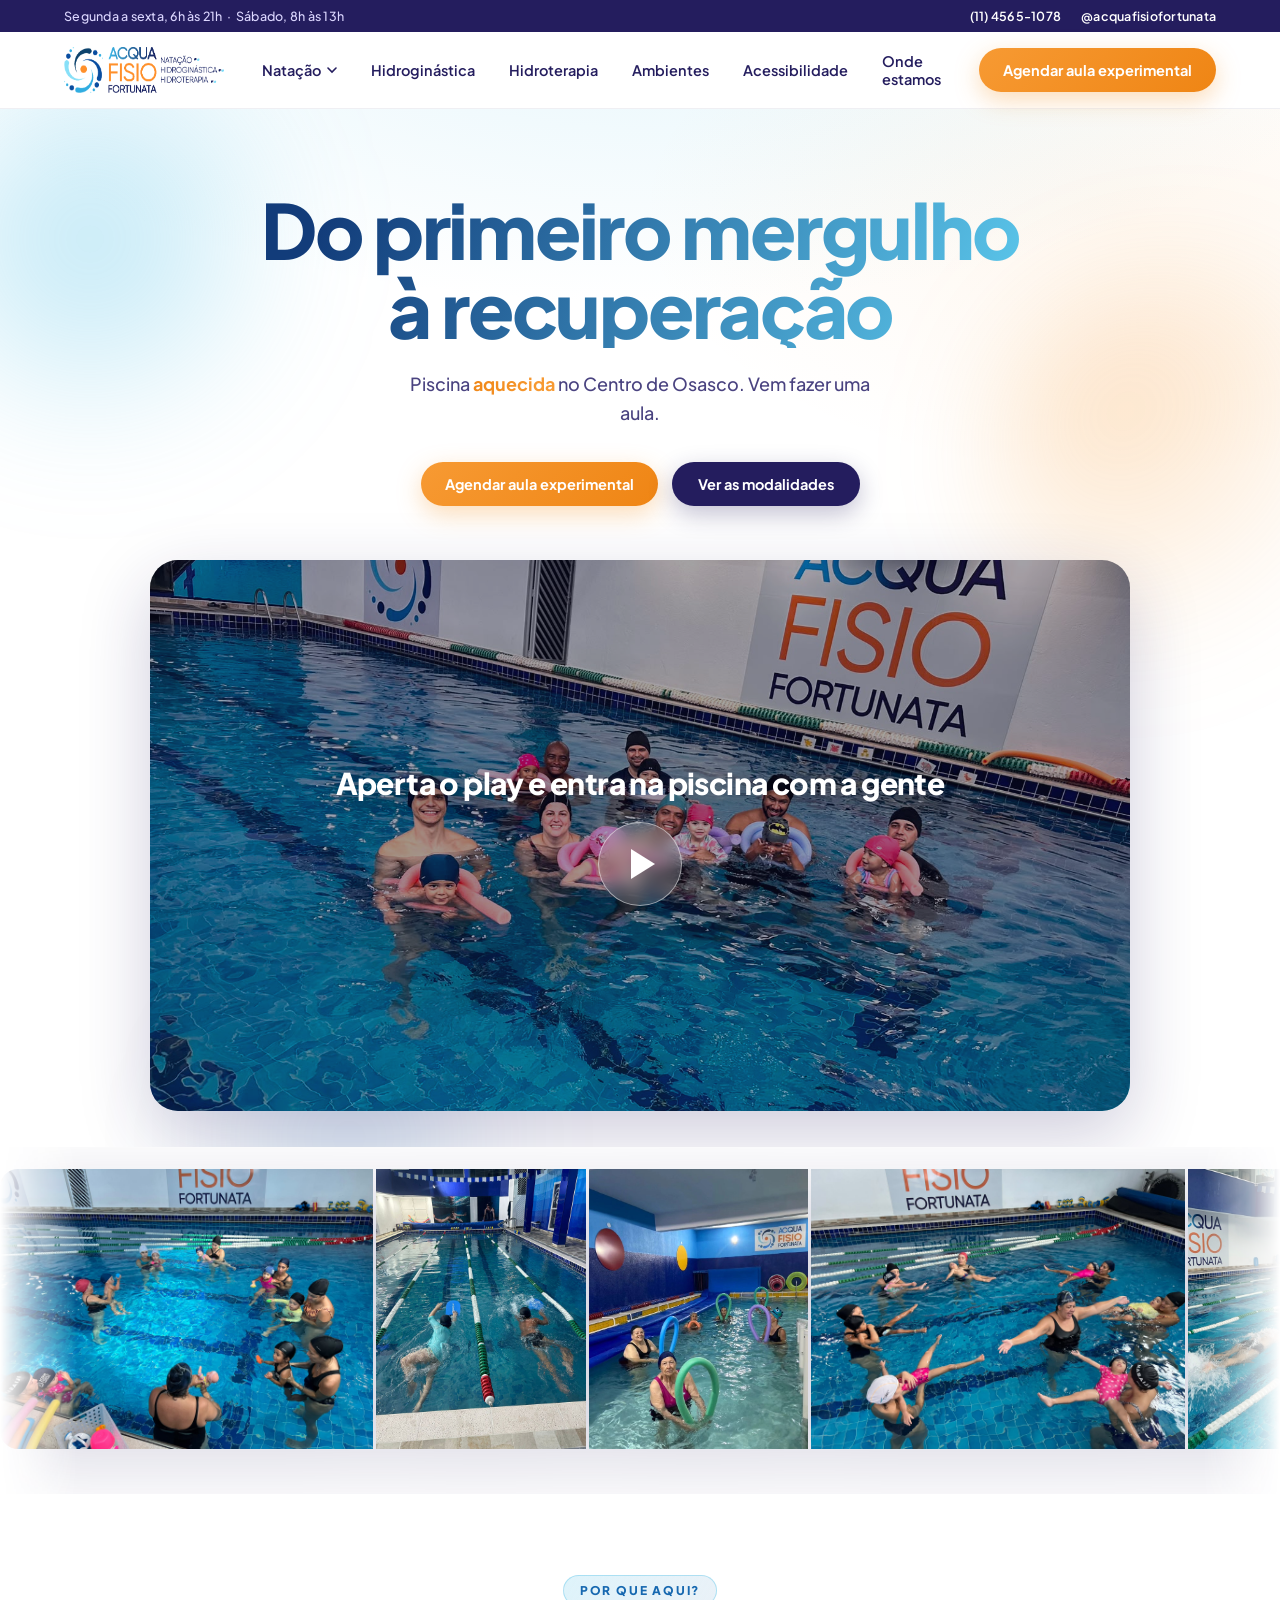
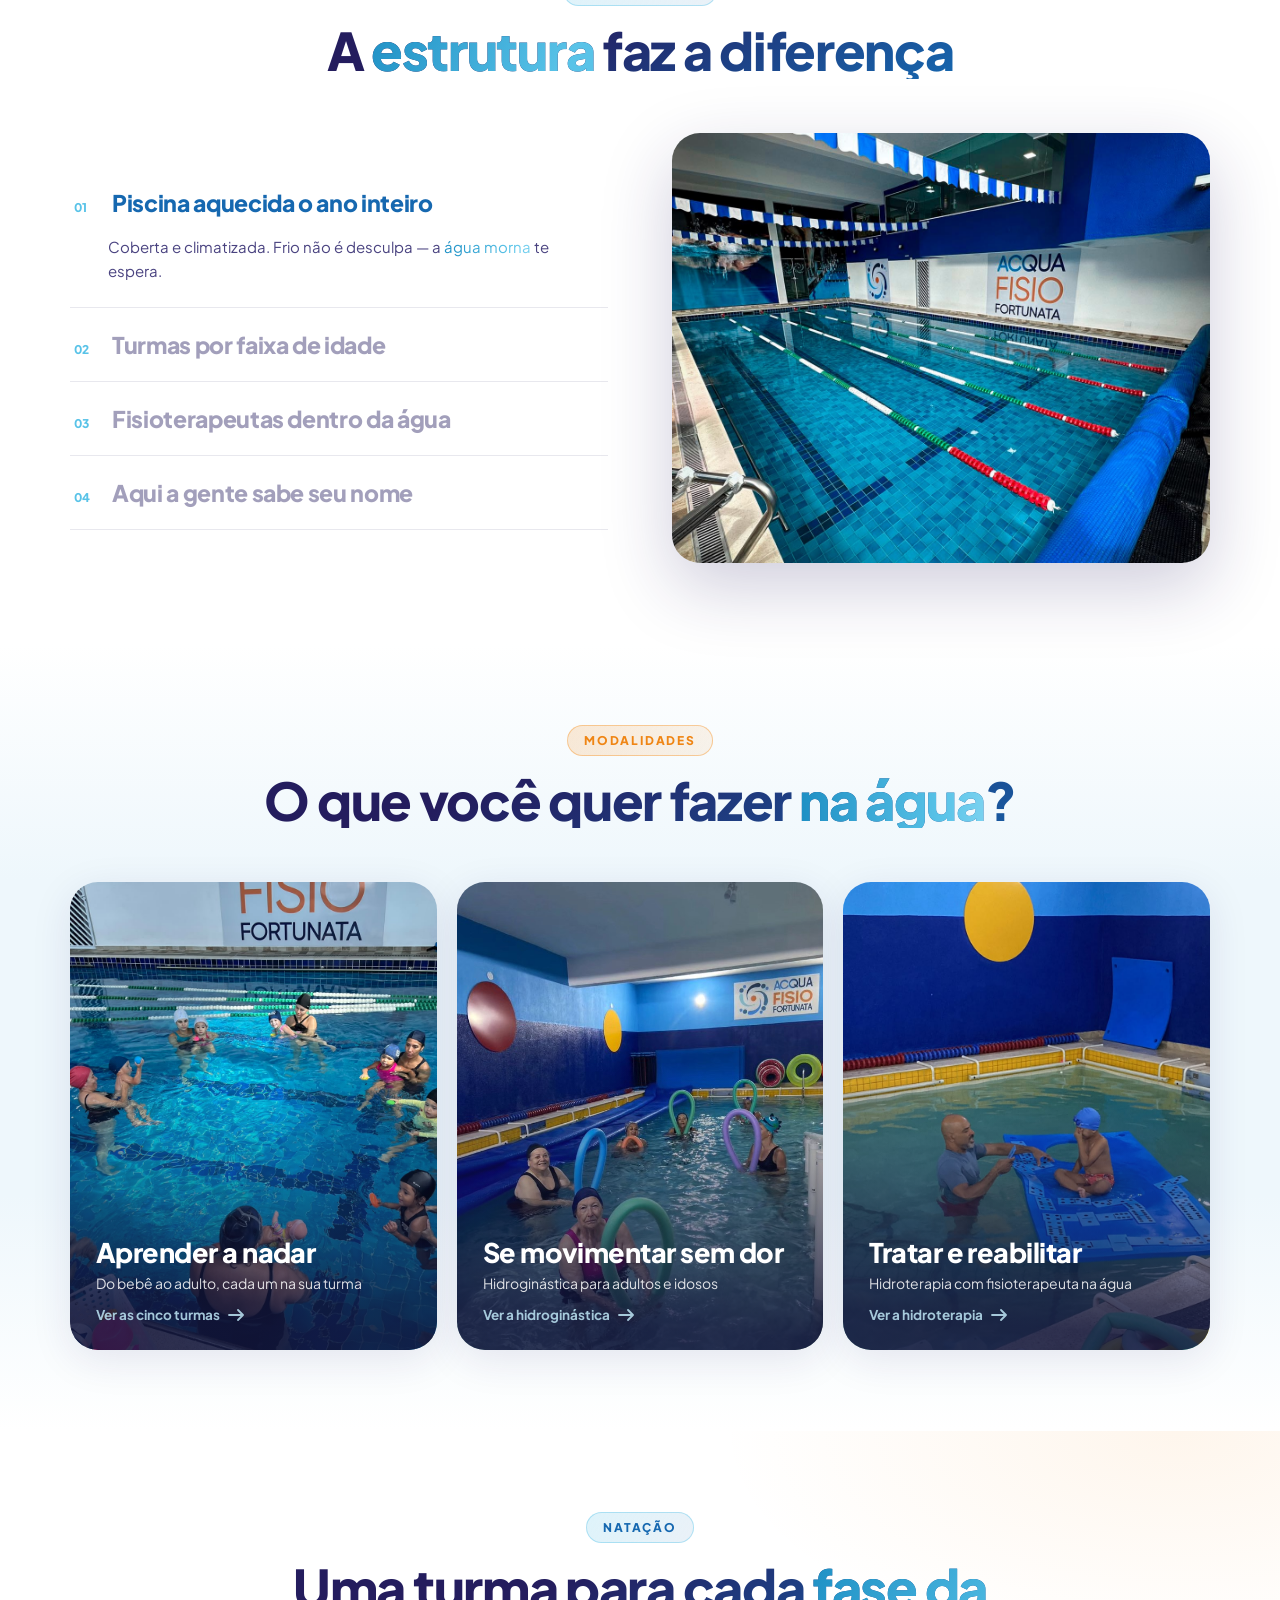
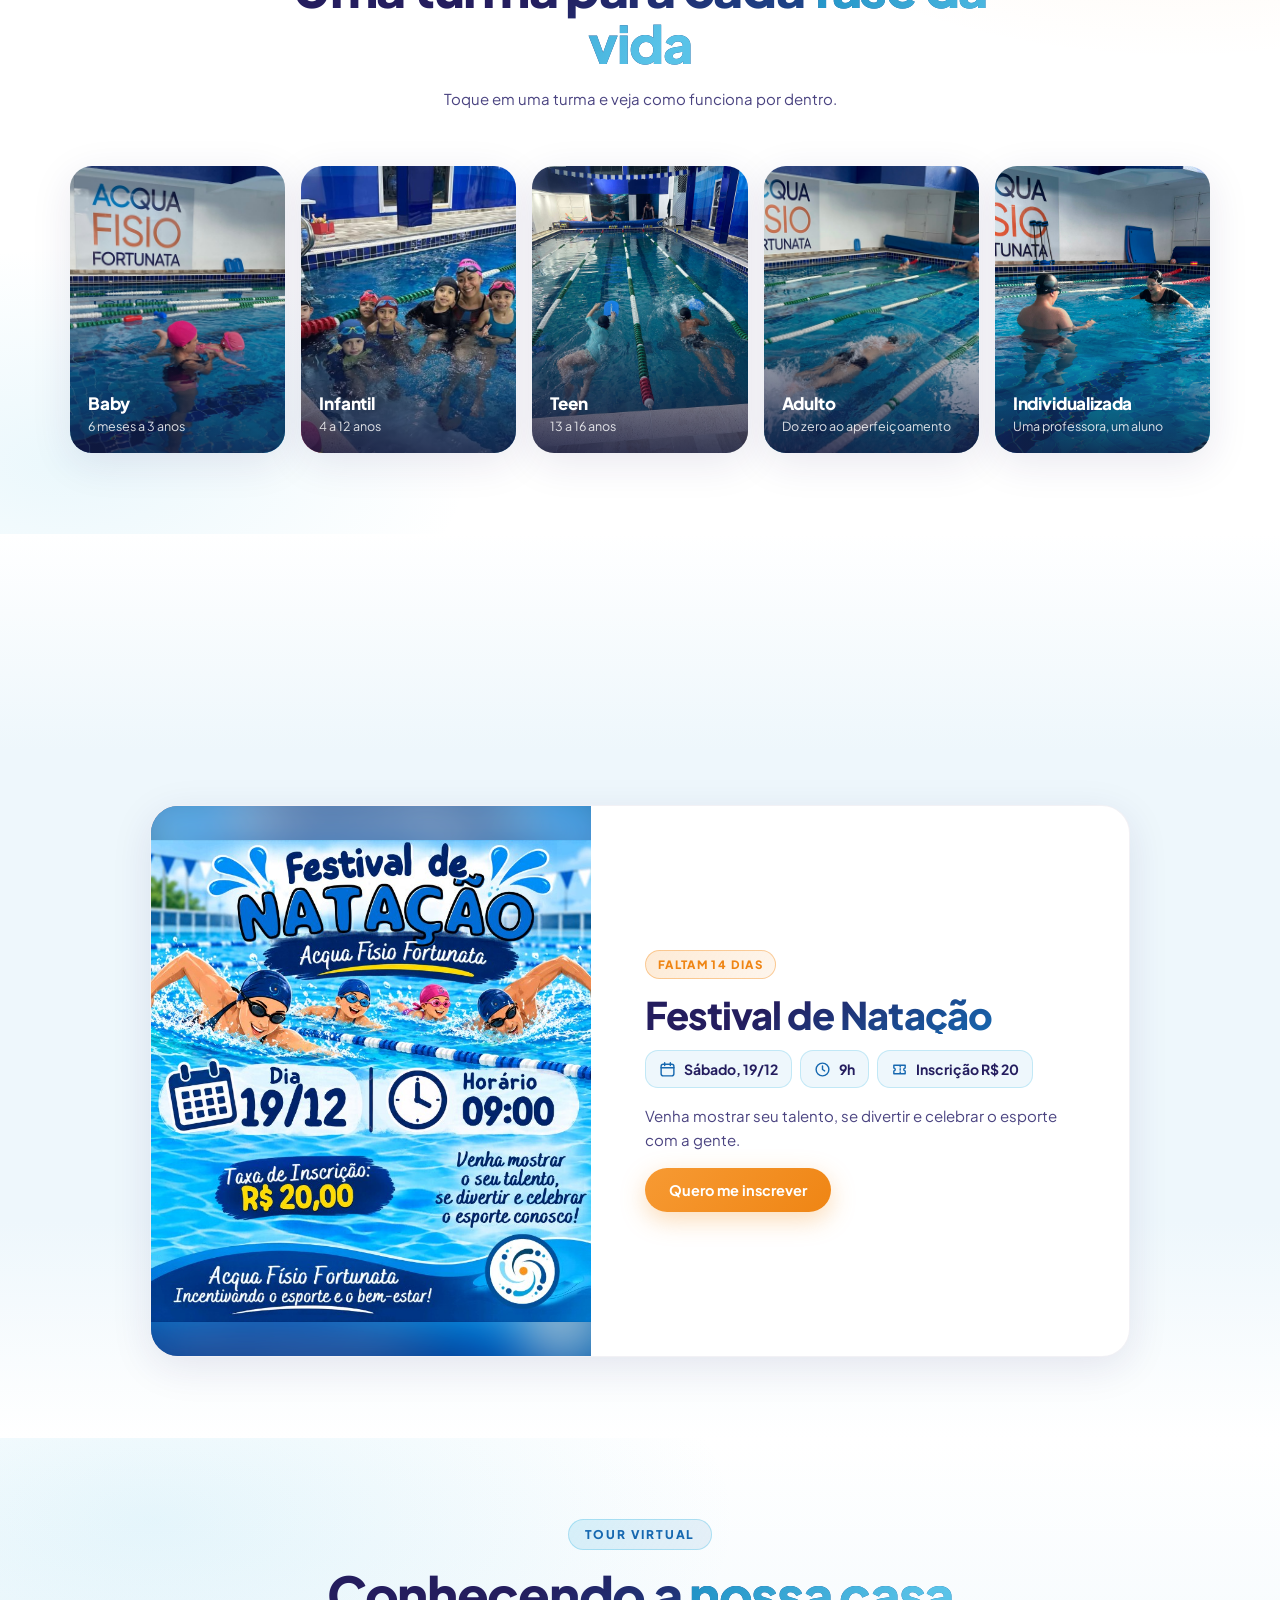
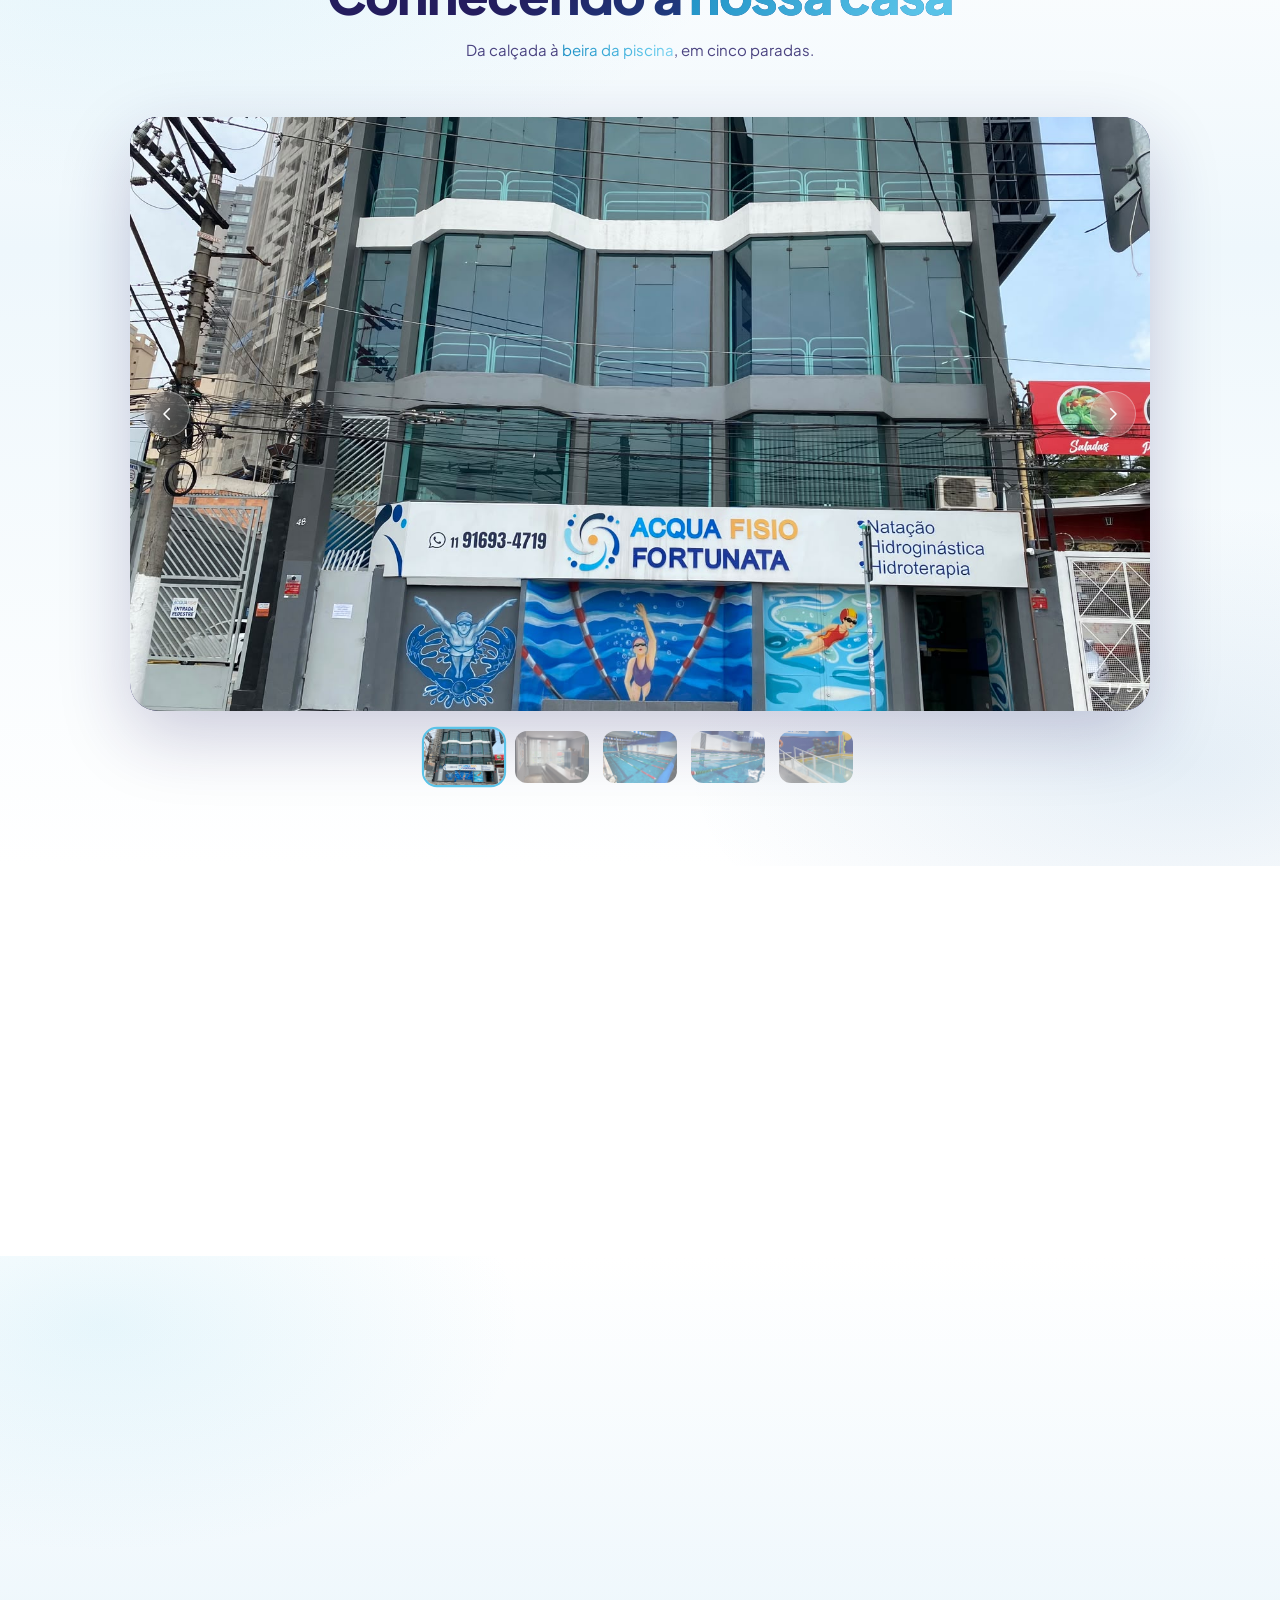
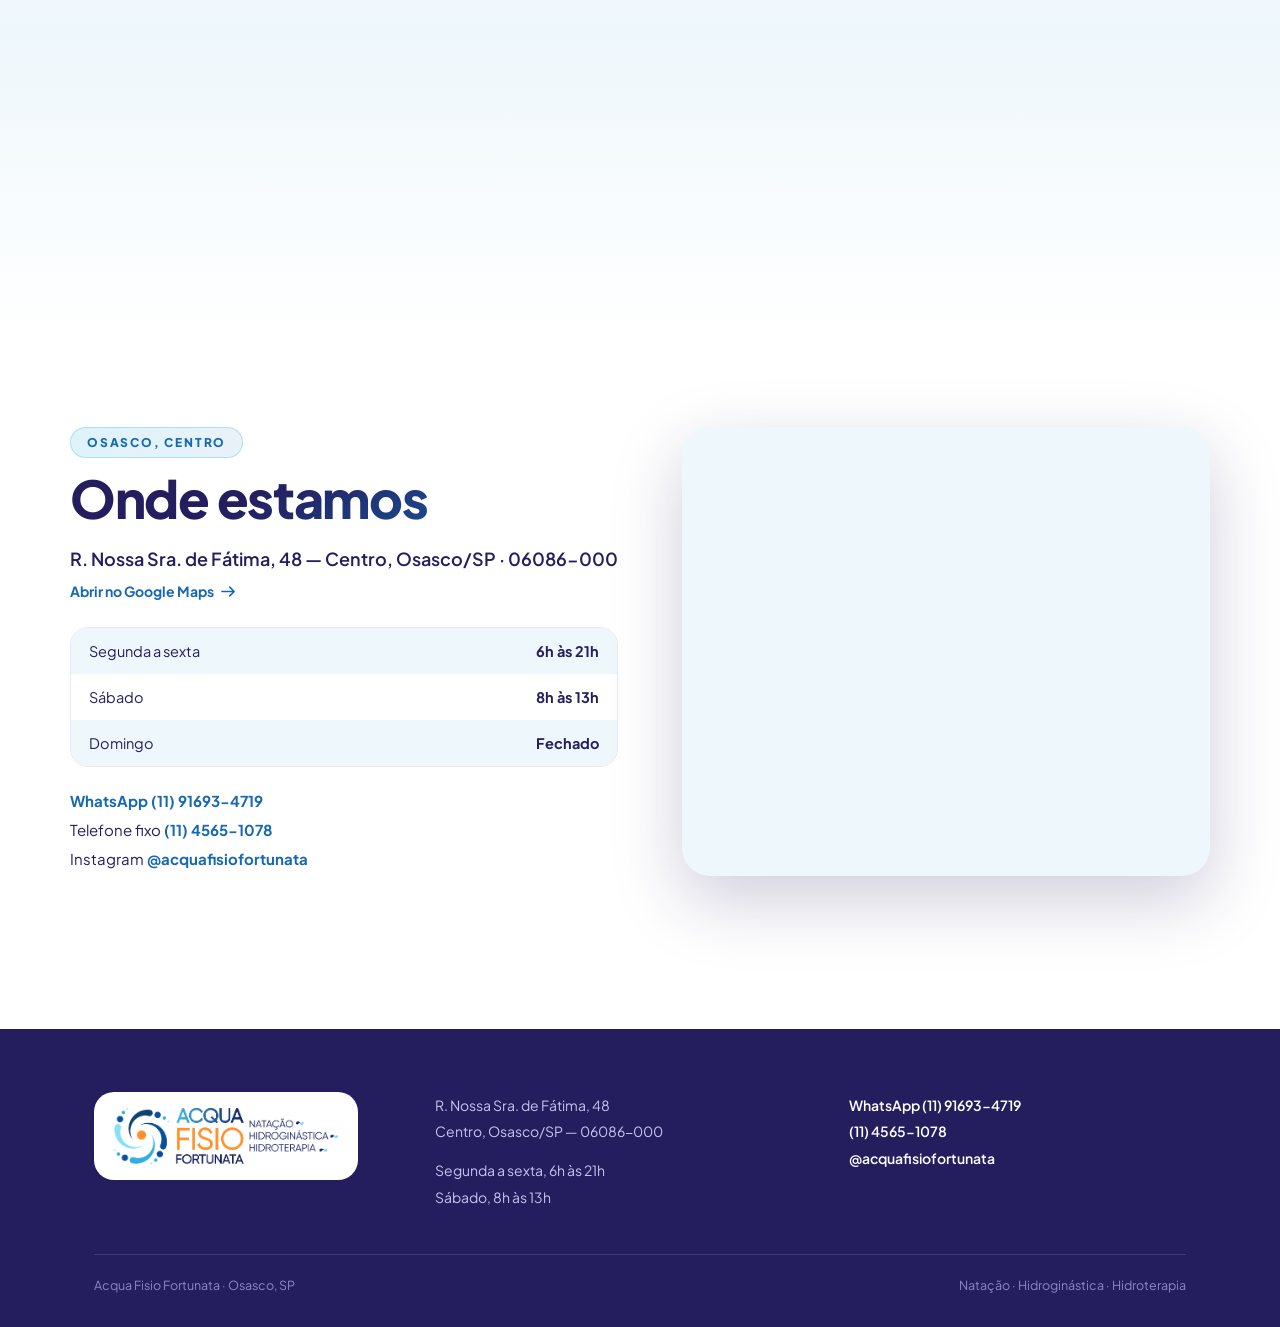
<file: index.html>
<!DOCTYPE html>
<html lang="pt-BR">
<head>
<meta charset="UTF-8">
<meta name="viewport" content="width=device-width, initial-scale=1.0, viewport-fit=cover">
<title>Acqua Fisio Fortunata — Natação, Hidroginástica e Hidroterapia em Osasco</title>
<meta name="description" content="Natação, hidroginástica e hidroterapia em piscina aquecida, no centro de Osasco. Do bebê de 6 meses ao adulto. Agende uma aula experimental pelo WhatsApp.">
<link rel="canonical" href="https://acquafisiofortunata.com.br/">
<meta name="robots" content="index, follow, max-image-preview:large">
<meta name="theme-color" content="#1668b0">
<!-- prévia do link no WhatsApp, Instagram, Facebook etc. -->
<meta property="og:type" content="website">
<meta property="og:locale" content="pt_BR">
<meta property="og:site_name" content="Acqua Fisio Fortunata">
<meta property="og:url" content="https://acquafisiofortunata.com.br/">
<meta property="og:title" content="Acqua Fisio Fortunata — Natação, Hidroginástica e Hidroterapia em Osasco">
<meta property="og:description" content="Piscina aquecida no Centro de Osasco. Natação do bebê ao adulto, hidroginástica e hidroterapia com fisioterapeuta. Agende sua aula experimental.">
<meta property="og:image" content="https://acquafisiofortunata.com.br/img/og-acqua.jpg">
<meta property="og:image:width" content="1200">
<meta property="og:image:height" content="630">
<meta property="og:image:alt" content="Turma na piscina aquecida da Acqua Fisio Fortunata, em Osasco">
<meta name="twitter:card" content="summary_large_image">
<link rel="icon" type="image/png" href="img/logo-mark.png">
<link rel="apple-touch-icon" href="img/logo-mark.png">
<!-- dados da escola para o Google (endereço, horários, telefones, Instagram e o próximo evento) -->
<script type="application/ld+json">
{
  "@context": "https://schema.org",
  "@graph": [
    {
      "@type": ["SportsActivityLocation", "LocalBusiness"],
      "@id": "https://acquafisiofortunata.com.br/#escola",
      "name": "Acqua Fisio Fortunata",
      "description": "Escola de natação, hidroginástica e hidroterapia com piscina aquecida no Centro de Osasco. Turmas do bebê de 6 meses ao adulto e hidroterapia com fisioterapeuta.",
      "url": "https://acquafisiofortunata.com.br/",
      "logo": "https://acquafisiofortunata.com.br/img/logo-full.png",
      "image": [
        "https://acquafisiofortunata.com.br/img/og-acqua.jpg",
        "https://acquafisiofortunata.com.br/img/fachada-hd.jpg",
        "https://acquafisiofortunata.com.br/img/piscina-vazia.jpg"
      ],
      "telephone": "+55 11 4565-1078",
      "address": {
        "@type": "PostalAddress",
        "streetAddress": "R. Nossa Sra. de Fátima, 48",
        "addressLocality": "Osasco",
        "addressRegion": "SP",
        "postalCode": "06086-000",
        "addressCountry": "BR"
      },
      "hasMap": "https://www.google.com/maps/search/?api=1&query=R.+Nossa+Sra.+de+F%C3%A1tima%2C+48+-+Centro%2C+Osasco+-+SP%2C+06086-000",
      "openingHoursSpecification": [
        { "@type": "OpeningHoursSpecification", "dayOfWeek": ["Monday", "Tuesday", "Wednesday", "Thursday", "Friday"], "opens": "06:00", "closes": "21:00" },
        { "@type": "OpeningHoursSpecification", "dayOfWeek": "Saturday", "opens": "08:00", "closes": "13:00" }
      ],
      "contactPoint": { "@type": "ContactPoint", "telephone": "+55 11 91693-4719", "contactType": "customer service", "availableLanguage": "Portuguese" },
      "areaServed": "Osasco, SP",
      "sameAs": ["https://instagram.com/acquafisiofortunata"]
    },
    {
      "@type": "WebSite",
      "@id": "https://acquafisiofortunata.com.br/#site",
      "url": "https://acquafisiofortunata.com.br/",
      "name": "Acqua Fisio Fortunata",
      "inLanguage": "pt-BR",
      "publisher": { "@id": "https://acquafisiofortunata.com.br/#escola" }
    },
    {
      "@type": "Event",
      "name": "Festival de Natação Acqua Fisio Fortunata",
      "description": "Festival de natação para os alunos: venha mostrar seu talento, se divertir e celebrar o esporte com a gente.",
      "startDate": "2026-12-19T09:00:00-03:00",
      "eventStatus": "https://schema.org/EventScheduled",
      "eventAttendanceMode": "https://schema.org/OfflineEventAttendanceMode",
      "image": "https://acquafisiofortunata.com.br/img/evento-festival-natacao-2026.jpg",
      "location": {
        "@type": "Place",
        "name": "Acqua Fisio Fortunata",
        "address": { "@type": "PostalAddress", "streetAddress": "R. Nossa Sra. de Fátima, 48", "addressLocality": "Osasco", "addressRegion": "SP", "postalCode": "06086-000", "addressCountry": "BR" }
      },
      "organizer": { "@id": "https://acquafisiofortunata.com.br/#escola" },
      "offers": { "@type": "Offer", "price": "20.00", "priceCurrency": "BRL", "availability": "https://schema.org/InStock", "url": "https://acquafisiofortunata.com.br/#eventos" }
    }
  ]
}
</script>
<link rel="preconnect" href="https://fonts.googleapis.com">
<link rel="preconnect" href="https://fonts.gstatic.com" crossorigin>
<link href="https://fonts.googleapis.com/css2?family=Plus+Jakarta+Sans:wght@400;500;600;700;800&display=swap" rel="stylesheet">
<style>
:root{
  --ink:#241d5e;
  --ink-soft:#4a4380;
  --blue:#1668b0;
  --blue-deep:#123c7a;
  --cyan:#59c3e8;
  --cyan-soft:#bee6f5;
  --mist:#eef7fc;
  --orange:#f79a33;
  --orange-deep:#ef8514;
  --white:#ffffff;
  --card:#ffffff;
  --radius-lg:28px;
  --radius-md:20px;
  --shadow-soft:0 10px 40px rgba(36,29,94,.10);
  --shadow-pop:0 24px 70px rgba(36,29,94,.22);
  --ease-apple:cubic-bezier(.32,.72,.24,1);
  --header-h:76px;
}
*{margin:0;padding:0;box-sizing:border-box}
html{scroll-behavior:smooth}
body{
  font-family:'Plus Jakarta Sans',-apple-system,BlinkMacSystemFont,'Segoe UI',sans-serif;
  color:var(--ink);
  background:var(--white);
  -webkit-font-smoothing:antialiased;
  overflow-x:hidden;
}
img{display:block;max-width:100%}
a{color:inherit;text-decoration:none}
button{font-family:inherit;cursor:pointer;border:none;background:none}
::selection{background:var(--cyan-soft)}

/* ============ TOPBAR ============ */
.topbar{
  background:var(--ink);
  color:#dcd7ff;
  font-size:12.5px;
  font-weight:500;
  letter-spacing:.02em;
}
.topbar-in{
  max-width:1200px;margin:0 auto;padding:8px 24px;
  display:flex;justify-content:space-between;align-items:center;gap:16px;
}
.topbar a{color:#fff;font-weight:600;transition:opacity .2s}
.topbar a:hover{opacity:.75}
.topbar-right{display:flex;gap:20px}
@media(max-width:720px){
  .topbar-in{justify-content:center}
  .topbar-right{display:none}
}

/* ============ HEADER ============ */
header{
  position:sticky;top:0;z-index:100;
  background:rgba(255,255,255,.82);
  backdrop-filter:saturate(1.6) blur(18px);
  -webkit-backdrop-filter:saturate(1.6) blur(18px);
  border-bottom:1px solid rgba(36,29,94,.07);
}
.header-in{
  max-width:1200px;margin:0 auto;padding:0 24px;
  height:var(--header-h);
  display:flex;align-items:center;justify-content:space-between;gap:24px;
}
.brand img{height:46px;width:auto}
nav.desktop{display:flex;align-items:center;gap:6px}
nav.desktop>div{position:relative}
.nav-link{
  display:inline-flex;align-items:center;gap:6px;
  padding:10px 14px;border-radius:999px;
  font-size:14.5px;font-weight:600;color:var(--ink);
  transition:background .25s var(--ease-apple);
}
.nav-link:hover{background:rgba(89,195,232,.14)}
.nav-link .chev{transition:transform .3s var(--ease-apple);width:10px;height:10px}
.nav-drop{
  position:absolute;top:calc(100% + 10px);left:50%;transform:translateX(-50%) translateY(8px) scale(.97);
  min-width:280px;background:#fff;border-radius:22px;
  box-shadow:var(--shadow-pop);border:1px solid rgba(36,29,94,.06);
  padding:10px;opacity:0;visibility:hidden;pointer-events:none;
  transition:all .32s var(--ease-apple);
}
.nav-item-wrap.open .nav-drop{
  opacity:1;visibility:visible;pointer-events:auto;
  transform:translateX(-50%) translateY(0) scale(1);
}
.nav-item-wrap.open .chev{transform:rotate(180deg)}
.drop-item{
  display:flex;align-items:center;gap:14px;padding:11px 14px;border-radius:14px;
  transition:background .2s;
}
.drop-item:hover{background:var(--mist)}
.drop-item .num{
  font-size:11px;font-weight:800;color:var(--cyan);
  background:var(--mist);width:26px;height:26px;border-radius:9px;
  display:flex;align-items:center;justify-content:center;flex-shrink:0;
}
.drop-item b{display:block;font-size:14px;font-weight:700}
.drop-item span{font-size:12px;color:var(--ink-soft)}
.cta-btn{
  display:inline-flex;align-items:center;justify-content:center;gap:8px;
  background:linear-gradient(135deg,var(--orange),var(--orange-deep));
  color:#fff;font-weight:700;font-size:14.5px;
  padding:13px 24px;border-radius:999px;white-space:nowrap;
  box-shadow:0 8px 24px rgba(247,154,51,.35);
  transition:transform .3s var(--ease-apple),box-shadow .3s var(--ease-apple);
}
.cta-btn:hover{transform:translateY(-2px) scale(1.02);box-shadow:0 14px 34px rgba(247,154,51,.45)}
.cta-btn:active{transform:scale(.97)}
.hamb{display:none;width:44px;height:44px;border-radius:14px;background:var(--mist);position:relative}
.hamb span{position:absolute;left:12px;right:12px;height:2.4px;border-radius:2px;background:var(--ink);transition:all .35s var(--ease-apple)}
.hamb span:nth-child(1){top:16px}
.hamb span:nth-child(2){top:23px}
.hamb span:nth-child(3){top:30px}
body.menu-open .hamb span:nth-child(1){top:23px;transform:rotate(45deg)}
body.menu-open .hamb span:nth-child(2){opacity:0}
body.menu-open .hamb span:nth-child(3){top:23px;transform:rotate(-45deg)}
@media(max-width:960px){
  nav.desktop,.header-in .cta-btn{display:none}
  .hamb{display:block}
  .brand img{height:40px}
  :root{--header-h:64px}
}

/* ============ MOBILE SHEET ============ */
.sheet{
  position:fixed;inset:0;z-index:99;background:#fff;
  padding:calc(var(--header-h) + 34px + 20px) 24px 32px;
  transform:translateY(-8px);opacity:0;visibility:hidden;
  transition:all .4s var(--ease-apple);
  overflow-y:auto;display:flex;flex-direction:column;
}
body.menu-open .sheet{transform:translateY(0);opacity:1;visibility:visible}
.sheet a.s-link,.sheet .s-acc{
  display:flex;align-items:center;gap:14px;padding:14px 6px;width:100%;
  font-size:17px;font-weight:700;color:var(--ink);text-align:left;
  border-bottom:1px solid rgba(36,29,94,.07);
}
.sheet a.s-link small{font-weight:500;font-size:13px;color:var(--ink-soft);margin-left:auto}
.sheet .s-acc .chev{margin-left:auto;width:12px;height:12px;transition:transform .35s var(--ease-apple);color:var(--ink-soft)}
.sheet .s-acc[aria-expanded="true"] .chev{transform:rotate(180deg)}
.sheet .s-sub{
  display:flex;flex-direction:column;
  max-height:0;opacity:0;overflow:hidden;
  transition:max-height .45s var(--ease-apple),opacity .35s var(--ease-apple);
}
.sheet .s-sub.open{max-height:420px;opacity:1}
.sheet .s-sub .s-link{padding-left:12px;font-size:16px}
.sheet .num{font-size:11px;font-weight:800;color:var(--cyan);background:var(--mist);width:28px;height:28px;border-radius:10px;display:flex;align-items:center;justify-content:center;flex-shrink:0}
.sheet .cta-btn{margin-top:28px;width:100%;padding:17px}

/* ============ HERO ============ */
.hero{
  position:relative;
  padding:clamp(48px,9vh,110px) 24px clamp(28px,4vh,56px);
  text-align:center;
  background:
    radial-gradient(1100px 480px at 50% -140px, rgba(89,195,232,.16), transparent 70%),
    radial-gradient(700px 380px at 88% 10%, rgba(247,154,51,.07), transparent 70%),
    #fff;
  overflow:hidden;
}
.hero>*{position:relative;z-index:2}
.hero .blob{
  position:absolute;border-radius:50%;filter:blur(58px);z-index:1;pointer-events:none;
  animation:blobFloat 15s ease-in-out infinite;
}
.hero .blob.b1{width:440px;height:440px;left:-130px;top:-90px;background:radial-gradient(circle,rgba(89,195,232,.42),transparent 70%)}
.hero .blob.b2{width:400px;height:400px;right:-110px;top:16%;background:radial-gradient(circle at 30% 30%,rgba(247,154,51,.28),transparent 70%);animation-delay:-7s}
.hero .blob.b3{width:340px;height:340px;left:14%;bottom:-160px;background:radial-gradient(circle,rgba(22,104,176,.22),transparent 70%);animation-delay:-3.5s}
@keyframes blobFloat{0%,100%{transform:translateY(0) scale(1)}50%{transform:translateY(28px) scale(1.07)}}
.hero h1{
  font-size:clamp(38px,6.4vw,76px);
  font-weight:800;line-height:1.04;letter-spacing:-.03em;
  max-width:820px;margin:0 auto;
  background:linear-gradient(115deg,var(--blue-deep) 12%,var(--cyan) 92%);
  -webkit-background-clip:text;background-clip:text;color:transparent;
}
.hero p{
  max-width:480px;margin:22px auto 0;
  font-size:clamp(16px,1.65vw,18px);line-height:1.6;
  font-weight:500;color:var(--ink-soft);
}
.hero p .hl{font-weight:700}
.hero-ctas{display:flex;gap:14px;justify-content:center;margin-top:34px;flex-wrap:wrap}
.btn-dark{
  display:inline-flex;align-items:center;justify-content:center;gap:8px;
  background:var(--ink);color:#fff;font-weight:700;font-size:14.5px;
  padding:13px 26px;border-radius:999px;
  box-shadow:0 8px 24px rgba(36,29,94,.28);
  position:relative;
  transition:transform .3s var(--ease-apple),box-shadow .3s var(--ease-apple);
}
.btn-dark:hover{
  transform:translateY(-2px) scale(1.02);
  box-shadow:0 0 0 3px rgba(89,195,232,.5),0 16px 40px rgba(36,29,94,.4);
}
.btn-dark:active{transform:scale(.97)}
.swipe-hint{display:none}
@media(max-width:720px){
  .swipe-hint{
    display:flex;flex-direction:column;align-items:center;gap:6px;
    margin-top:30px;color:var(--ink-soft);font-size:12.5px;font-weight:600;
    animation:hintFloat 2.4s ease-in-out infinite;
  }
  .swipe-hint svg{width:18px;height:18px;stroke:var(--cyan)}
}
@keyframes hintFloat{0%,100%{transform:translateY(0);opacity:.85}50%{transform:translateY(7px);opacity:1}}

/* ============ MARQUEE ============ */
.marquee{
  padding:clamp(16px,2.5vh,34px) 0 clamp(30px,5vh,60px);
  overflow:hidden;position:relative;
  -webkit-mask-image:linear-gradient(90deg,transparent,#000 6%,#000 94%,transparent);
  mask-image:linear-gradient(90deg,transparent,#000 6%,#000 94%,transparent);
}
.marquee-track{
  display:flex;gap:3px;width:max-content;
  animation:marq 52s linear infinite;
  border-radius:18px;
  filter:drop-shadow(0 18px 40px rgba(36,29,94,.16));
}
.marquee:hover .marquee-track{animation-play-state:paused}
@keyframes marq{to{transform:translateX(-50%)}}
.marquee-track img{
  height:clamp(180px,24vw,280px);width:auto;border-radius:0;
  object-fit:cover;flex-shrink:0;
}
.marquee-track img:first-child{border-radius:18px 0 0 18px}

/* ============ SECTION SHELL ============ */
section{scroll-margin-top:calc(var(--header-h) + 16px)}
.sec{padding:clamp(60px,9vh,110px) 24px}
.sec-in{max-width:1140px;margin:0 auto}
.kicker{
  width:fit-content;margin:0 auto 16px;padding:7px 16px;border-radius:999px;
  font-size:12px;font-weight:800;letter-spacing:.15em;text-transform:uppercase;
  color:var(--blue);text-align:center;
  background:linear-gradient(120deg,rgba(89,195,232,.2),rgba(22,104,176,.09));
  border:1px solid rgba(89,195,232,.4);
}
.tp-band .kicker,.where-grid .kicker,.acc-txt .kicker{margin:0 0 12px}
.sec h2{
  font-size:clamp(30px,4.4vw,52px);font-weight:800;letter-spacing:-.025em;
  line-height:1.08;text-align:center;max-width:720px;margin:0 auto;
  background:linear-gradient(150deg,var(--ink) 35%,var(--blue) 95%);
  -webkit-background-clip:text;background-clip:text;color:transparent;
}
.sec-sub{
  max-width:560px;margin:16px auto 0;text-align:center;
  font-size:15px;line-height:1.65;color:var(--ink-soft);
}
.hl{
  background:linear-gradient(120deg,var(--orange-deep),var(--orange) 80%);
  -webkit-background-clip:text;background-clip:text;color:transparent;
}
.hl-c{
  background:linear-gradient(120deg,#1d8fc4,var(--cyan) 85%);
  -webkit-background-clip:text;background-clip:text;color:transparent;
}
/* palavras de água: azul claro com brilho d'água + ondinha ao aparecer */
.wtr{
  display:inline-block;
  background:linear-gradient(90deg,#1d8fc4,var(--cyan) 35%,#9ae0f7 55%,var(--cyan) 75%,#1d8fc4);
  background-size:220% 100%;
  -webkit-background-clip:text;background-clip:text;color:transparent;
  animation:wtrShimmer 7s linear infinite;
}
.hero .wtr,.in .wtr{
  animation:wtrShimmer 7s linear infinite, wtrWave 1.8s var(--ease-apple) .25s 1;
}
@keyframes wtrShimmer{to{background-position:220% 0}}
@keyframes wtrWave{
  0%{transform:translateY(0)}
  22%{transform:translateY(-6px) rotate(-1.4deg)}
  48%{transform:translateY(3px) rotate(1deg)}
  74%{transform:translateY(-2px)}
  100%{transform:translateY(0)}
}
@media(prefers-reduced-motion:reduce){.wtr,.hero .wtr,.in .wtr{animation:none}}
.kicker.k-o{
  color:var(--orange-deep);
  background:linear-gradient(120deg,rgba(247,154,51,.2),rgba(239,133,20,.08));
  border-color:rgba(247,154,51,.45);
}
#natacao{
  background:
    radial-gradient(760px 380px at 92% 0%, rgba(247,154,51,.09), transparent 60%),
    radial-gradient(680px 360px at 5% 90%, rgba(89,195,232,.12), transparent 60%),
    #fff;
}
#acessibilidade{
  background:
    radial-gradient(700px 380px at 8% 10%, rgba(89,195,232,.13), transparent 60%),
    linear-gradient(180deg,#fff,var(--mist) 55%,#fff);
}

/* ============ ESTRUTURA (desktop accordion) ============ */
.struct-grid{
  display:grid;grid-template-columns:1fr 1fr;gap:clamp(32px,5vw,72px);
  align-items:center;margin-top:clamp(36px,6vh,64px);
}
.struct-list{display:flex;flex-direction:column}
.struct-item{border-bottom:1px solid rgba(36,29,94,.1);padding:4px 0}
.struct-item button.head{
  width:100%;display:flex;align-items:baseline;gap:16px;text-align:left;
  padding:18px 4px;
}
.struct-item .idx{font-size:12px;font-weight:800;color:var(--cyan);flex-shrink:0;width:22px}
.struct-item .t{
  font-size:clamp(18px,2vw,23px);font-weight:800;letter-spacing:-.015em;
  color:var(--ink);opacity:.42;transition:opacity .35s;
}
.struct-item.active .t{opacity:1;color:var(--blue)}
.struct-item .body{
  max-height:0;overflow:hidden;
  transition:max-height .5s var(--ease-apple);
}
.struct-item.active .body{max-height:120px}
.struct-item .body p{
  font-size:15px;line-height:1.6;color:var(--ink-soft);
  padding:0 4px 20px 38px;
}
.struct-fig{position:relative;border-radius:var(--radius-lg);overflow:hidden;aspect-ratio:5/4;box-shadow:var(--shadow-pop)}
.struct-fig img{
  position:absolute;inset:0;width:100%;height:100%;object-fit:cover;
  opacity:0;transform:scale(1.06);
  transition:opacity .6s var(--ease-apple),transform .8s var(--ease-apple);
}
.struct-fig img.show{opacity:1;transform:scale(1)}
/* mobile deck */
.deck-wrap{display:none}
@media(max-width:860px){
  .struct-grid{display:none}
  .deck-wrap{display:block;margin-top:34px}
  .deck{
    position:relative;height:min(560px,72svh);max-width:420px;margin:0 auto;
    touch-action:pan-y;
  }
  .deck-card{
    position:absolute;inset:0;background:#fff;border-radius:26px;overflow:hidden;
    box-shadow:0 18px 50px rgba(36,29,94,.18);border:1px solid rgba(36,29,94,.06);
    display:flex;flex-direction:column;
    transition:transform .55s var(--ease-apple),opacity .55s var(--ease-apple);
    will-change:transform;
  }
  .deck-card .ph{flex:1;min-height:0;position:relative}
  .deck-card .ph img{position:absolute;inset:0;width:100%;height:100%;object-fit:cover}
  .deck-card .tx{padding:18px 20px 22px}
  .deck-card .tx .idx{font-size:11px;font-weight:800;color:var(--cyan);letter-spacing:.1em}
  .deck-card .tx b{display:block;font-size:19px;font-weight:800;letter-spacing:-.02em;margin:4px 0 6px}
  .deck-card .tx p{font-size:14px;line-height:1.55;color:var(--ink-soft)}
  .deck-dots{display:flex;gap:8px;justify-content:center;margin-top:20px}
  .deck-dots button{width:8px;height:8px;border-radius:99px;background:rgba(36,29,94,.18);transition:all .3s var(--ease-apple)}
  .deck-dots button.on{width:26px;background:var(--cyan)}
  .deck-hint{text-align:center;font-size:12px;font-weight:600;color:var(--ink-soft);margin-top:12px}
}

/* ============ MODALIDADES ============ */
.mods{background:linear-gradient(180deg,#fff, var(--mist) 30%, var(--mist) 70%, #fff)}
.mods h2{max-width:none}
@media(min-width:900px){.mods h2{white-space:nowrap}}
.mod-cards{
  display:flex;gap:20px;margin-top:clamp(36px,6vh,60px);
}
.mod-card{
  position:relative;flex:1;min-width:0;border-radius:var(--radius-lg);overflow:hidden;
  aspect-ratio:auto;height:clamp(380px,52vh,520px);
  box-shadow:var(--shadow-soft);cursor:pointer;
  transition:flex 2.15s cubic-bezier(.22,.7,.2,1),box-shadow 2.15s cubic-bezier(.22,.7,.2,1),transform 2.15s cubic-bezier(.22,.7,.2,1);
}
@media(min-width:861px){
  .mod-cards:hover .mod-card{flex:.9;transform:scale(.985)}
  .mod-cards:hover .mod-card:hover{flex:1.28;transform:scale(1);box-shadow:var(--shadow-pop)}
}
.mod-card img{
  position:absolute;inset:0;width:100%;height:100%;object-fit:cover;
  transition:transform 2.4s cubic-bezier(.22,.7,.2,1);
}
.mod-card:hover img{transform:scale(1.05)}
.mod-card::after{
  content:'';position:absolute;inset:0;
  background:linear-gradient(185deg,rgba(18,26,64,0) 40%,rgba(18,22,60,.86) 92%);
}
.mod-card .info{
  position:absolute;left:0;right:0;bottom:0;z-index:2;padding:26px;color:#fff;
}
.mod-card .info b{display:block;font-size:clamp(20px,2.2vw,27px);font-weight:800;letter-spacing:-.02em;line-height:1.15}
.mod-card .info span{display:block;font-size:14px;opacity:.85;margin-top:6px}
.mod-card .info .go{
  display:inline-flex;align-items:center;gap:8px;margin-top:14px;
  font-size:13.5px;font-weight:700;color:var(--cyan-soft);
}
.mod-card .info .go svg{transition:transform .4s var(--ease-apple)}
.mod-card:hover .info .go svg{transform:translateX(6px)}
@media(max-width:860px){
  .mod-cards{flex-direction:column}
  .mod-card{flex:none;height:clamp(320px,52svh,420px)}
}

/* ============ TURMAS ============ */
.turmas-grid{
  display:grid;grid-template-columns:repeat(auto-fit,minmax(200px,1fr));
  gap:16px;margin-top:clamp(36px,6vh,56px);
}
.turma{
  position:relative;border-radius:22px;overflow:hidden;aspect-ratio:3/4;
  box-shadow:var(--shadow-soft);
  transition:transform .45s var(--ease-apple),box-shadow .45s var(--ease-apple);
}
.turma:hover{transform:translateY(-6px);box-shadow:var(--shadow-pop)}
.turma img{position:absolute;inset:0;width:100%;height:100%;object-fit:cover;transition:transform .7s var(--ease-apple)}
.turma:hover img{transform:scale(1.06)}
.turma::after{content:'';position:absolute;inset:0;background:linear-gradient(185deg,transparent 45%,rgba(18,22,60,.85))}
.turma .tx{position:absolute;left:0;right:0;bottom:0;z-index:2;padding:18px;color:#fff}
.turma .tx b{display:block;font-size:17px;font-weight:800;letter-spacing:-.01em}
.turma .tx span{font-size:12.5px;opacity:.85}

/* ============ VIDEO FACADE ============ */
.vfacade{
  position:relative;max-width:980px;margin:clamp(38px,6vh,60px) auto 0;
  border-radius:var(--radius-lg);overflow:hidden;aspect-ratio:16/9;
  box-shadow:var(--shadow-pop);cursor:pointer;
}
@media(max-width:720px){.vfacade{aspect-ratio:4/3;border-radius:22px}}
.vfacade img{position:absolute;inset:0;width:100%;height:100%;object-fit:cover;transition:transform .8s var(--ease-apple)}
.vfacade:hover img{transform:scale(1.04)}
.vfacade::after{content:'';position:absolute;inset:0;background:rgba(15,18,50,.38);transition:background .4s}
.vfacade:hover::after{background:rgba(15,18,50,.28)}
.vfacade .vlabel{
  position:absolute;inset:0;z-index:2;display:flex;flex-direction:column;
  align-items:center;justify-content:center;gap:20px;color:#fff;text-align:center;padding:24px;
}
.vfacade .vlabel b{font-size:clamp(20px,3vw,30px);font-weight:800;letter-spacing:-.02em;text-shadow:0 4px 24px rgba(0,0,0,.4)}
.play-btn{
  width:clamp(64px,8vw,84px);height:clamp(64px,8vw,84px);border-radius:50%;
  background:rgba(255,255,255,.16);
  backdrop-filter:blur(8px);-webkit-backdrop-filter:blur(8px);
  border:1.5px solid rgba(255,255,255,.5);
  display:flex;align-items:center;justify-content:center;
  transition:transform .4s var(--ease-apple),background .4s;
  animation:pulse 2.6s ease-out infinite;
}
@keyframes pulse{0%{box-shadow:0 0 0 0 rgba(255,255,255,.35)}70%{box-shadow:0 0 0 22px rgba(255,255,255,0)}100%{box-shadow:0 0 0 0 rgba(255,255,255,0)}}
.vfacade:hover .play-btn{transform:scale(1.1);background:rgba(255,255,255,.28)}
.play-btn::before{
  content:'';display:block;margin-left:5px;
  border-left:clamp(18px,2.2vw,24px) solid #fff;
  border-top:clamp(11px,1.4vw,15px) solid transparent;
  border-bottom:clamp(11px,1.4vw,15px) solid transparent;
}
.vmodal{
  position:fixed;inset:0;z-index:300;background:rgba(8,8,24,.92);
  backdrop-filter:blur(10px);-webkit-backdrop-filter:blur(10px);
  display:flex;align-items:center;justify-content:center;padding:min(4vw,40px);
  opacity:0;visibility:hidden;transition:all .35s var(--ease-apple);
}
.vmodal.open{opacity:1;visibility:visible}
.vmodal .frame{
  width:min(1100px,100%);aspect-ratio:16/9;border-radius:22px;overflow:hidden;
  box-shadow:0 40px 120px rgba(0,0,0,.6);background:#000;
  transform:scale(.94);transition:transform .4s var(--ease-apple);
}
.vmodal.open .frame{transform:scale(1)}
.vmodal iframe,.vmodal video{width:100%;height:100%;border:0;display:block;background:#000;object-fit:contain}
.vmodal .close{
  position:absolute;top:20px;right:24px;width:46px;height:46px;border-radius:50%;
  background:rgba(255,255,255,.12);color:#fff;font-size:20px;font-weight:600;
  display:flex;align-items:center;justify-content:center;
  transition:background .25s,transform .25s;
}
.vmodal .close:hover{background:rgba(255,255,255,.25);transform:rotate(90deg)}

/* ============ TOUR VIRTUAL (Ambientes) ============ */
.tour-sec{
  background:
    radial-gradient(900px 420px at 12% 8%, rgba(89,195,232,.14), transparent 65%),
    radial-gradient(760px 400px at 92% 90%, rgba(22,104,176,.10), transparent 65%),
    linear-gradient(180deg,#fff, var(--mist) 40%, #fff);
}
.tour{position:relative;max-width:1020px;margin:clamp(34px,6vh,56px) auto 0}
.tour-stage{
  position:relative;border-radius:var(--radius-lg);overflow:hidden;
  height:clamp(400px,66vh,640px);background:var(--ink);box-shadow:var(--shadow-pop);
  touch-action:pan-y;cursor:pointer;
}
.tour-slide{position:absolute;inset:0;opacity:0;visibility:hidden;transition:opacity .75s var(--ease-apple),visibility .75s}
.tour-slide.on{opacity:1;visibility:visible}
.tour-slide img.main{
  position:absolute;inset:0;width:100%;height:100%;
  object-fit:cover;z-index:2;
  transform:scale(1.06);transition:transform 6s ease-out;
}
.tour-slide.on img.main{transform:scale(1)}
.tour-count{
  position:absolute;right:16px;bottom:16px;z-index:4;
  font-size:12px;font-weight:800;color:#fff;opacity:.8;letter-spacing:.08em;
}
.tour-btn{
  position:absolute;top:50%;transform:translateY(-50%);z-index:4;
  width:46px;height:46px;border-radius:50%;
  background:rgba(255,255,255,.14);
  backdrop-filter:blur(10px);-webkit-backdrop-filter:blur(10px);
  border:1px solid rgba(255,255,255,.32);color:#fff;
  display:flex;align-items:center;justify-content:center;
  transition:background .25s,transform .25s var(--ease-apple);
}
.tour-btn:hover{background:rgba(255,255,255,.3);transform:translateY(-50%) scale(1.08)}
.tour-btn:active{transform:translateY(-50%) scale(.94)}
.tour-btn.prev{left:14px}
.tour-btn.next{right:14px}
.tour-thumbs{display:flex;gap:10px;justify-content:center;margin-top:18px;flex-wrap:wrap}
.tour-thumbs button{
  width:78px;height:56px;border-radius:14px;overflow:hidden;opacity:.5;
  border:2px solid transparent;padding:0;
  transition:all .35s var(--ease-apple);
}
.tour-thumbs button img{width:100%;height:100%;object-fit:cover;display:block}
.tour-thumbs button.on{opacity:1;border-color:var(--cyan);transform:scale(1.08)}
.tour-dots{display:none;gap:8px;justify-content:center;margin-top:16px}
.tour-dots button{height:8px;width:8px;border-radius:99px;background:rgba(36,29,94,.18);transition:all .3s var(--ease-apple)}
.tour-dots button.on{width:28px;background:var(--blue)}
@media(max-width:720px){
  .tour-stage{height:min(66svh,540px)}
  .tour-thumbs{display:none}
  .tour-dots{display:flex}
  .tour-btn{width:40px;height:40px}
  .tour-count{display:none}
}

/* ============ GRADIENTES DA PALETA ============ */
.g-cyan{background:linear-gradient(120deg,#1d8fc4,var(--cyan) 60%,#7fd4f0)}
.g-blue{background:linear-gradient(120deg,var(--blue-deep),var(--blue) 55%,#2b9fd4)}
.g-ink{background:linear-gradient(120deg,var(--ink),#3a3086 55%,var(--blue))}
.g-orange{background:linear-gradient(120deg,var(--orange-deep),var(--orange) 60%,#ffb95e)}

/* ============ GALERIA DENTRO DOS CARDS ============ */
.cg{position:absolute;inset:0}
.cg img{
  position:absolute;inset:0;width:100%;height:100%;object-fit:cover;
  opacity:0;transition:opacity .65s var(--ease-apple),transform 1.1s var(--ease-apple);
}
.cg img.on{opacity:1}
.cg-nav{
  position:absolute;top:12px;right:12px;z-index:3;display:flex;gap:6px;
  opacity:0;transition:opacity .35s var(--ease-apple);
}
.turma:hover .cg-nav,.mod-card:hover .cg-nav{opacity:1}
.cg-nav button{
  width:30px;height:30px;border-radius:50%;color:#fff;
  background:rgba(10,12,40,.45);border:1px solid rgba(255,255,255,.28);
  backdrop-filter:blur(6px);-webkit-backdrop-filter:blur(6px);
  display:flex;align-items:center;justify-content:center;
  transition:background .25s,transform .25s;
}
.cg-nav button:hover{background:rgba(10,12,40,.7);transform:scale(1.08)}
.cg-count{
  position:absolute;top:16px;left:14px;z-index:3;
  font-size:11px;font-weight:800;color:#fff;letter-spacing:.06em;
  background:rgba(10,12,40,.45);padding:4px 10px;border-radius:999px;
  backdrop-filter:blur(6px);-webkit-backdrop-filter:blur(6px);
  opacity:0;transition:opacity .35s var(--ease-apple);
}
.turma:hover .cg-count,.mod-card:hover .cg-count{opacity:1}
@media(max-width:860px){.cg-nav,.cg-count{opacity:1}}

/* ============ MODAL DE MODALIDADE (Apple/Airbnb) ============ */
.dmodal{
  position:fixed;inset:0;z-index:250;
  display:flex;align-items:center;justify-content:center;padding:min(4vw,28px);
  background:rgba(12,14,42,.46);
  backdrop-filter:blur(16px) saturate(1.25);-webkit-backdrop-filter:blur(16px) saturate(1.25);
  opacity:0;visibility:hidden;transition:opacity .4s var(--ease-apple),visibility .4s;
}
.dmodal.open{opacity:1;visibility:visible}
.dm-card{
  position:relative;width:min(960px,100%);height:min(82vh,680px);
  background:#fff;border-radius:30px;overflow:hidden;
  box-shadow:0 40px 120px rgba(10,12,40,.5);
  display:grid;grid-template-columns:1.05fr 1fr;
  transform:scale(.93) translateY(20px);
  transition:transform .5s var(--ease-apple);
}
.dmodal.open .dm-card{transform:scale(1) translateY(0)}
.dm-gal{position:relative;background:var(--ink);overflow:hidden;touch-action:pan-y}
.dm-track{position:absolute;inset:0;display:flex;transition:transform .55s var(--ease-apple)}
.dm-track img{width:100%;height:100%;object-fit:cover;flex-shrink:0}
.dm-nav{
  position:absolute;top:50%;transform:translateY(-50%);z-index:3;
  width:40px;height:40px;border-radius:50%;color:#fff;
  background:rgba(255,255,255,.2);border:1px solid rgba(255,255,255,.4);
  backdrop-filter:blur(8px);-webkit-backdrop-filter:blur(8px);
  display:flex;align-items:center;justify-content:center;
  transition:background .25s,transform .25s;
}
.dm-nav:hover{background:rgba(255,255,255,.42)}
.dm-nav.prev{left:12px}.dm-nav.next{right:12px}
.dm-dots{position:absolute;left:0;right:0;bottom:14px;z-index:3;display:flex;gap:6px;justify-content:center}
.dm-dots span{width:7px;height:7px;border-radius:99px;background:rgba(255,255,255,.45);transition:all .3s var(--ease-apple)}
.dm-dots span.on{width:20px;background:#fff}
.dm-body{padding:clamp(24px,3.4vw,38px);overflow-y:auto;display:flex;flex-direction:column;gap:15px}
.dm-body>*{flex-shrink:0}
.dmodal.open .dm-body>*{animation:dmIn .55s var(--ease-apple) both}
.dmodal.open .dm-body>*:nth-child(2){animation-delay:.06s}
.dmodal.open .dm-body>*:nth-child(3){animation-delay:.12s}
.dmodal.open .dm-body>*:nth-child(4){animation-delay:.18s}
.dmodal.open .dm-body>*:nth-child(5){animation-delay:.24s}
.dmodal.open .dm-body>*:nth-child(6){animation-delay:.3s}
.dmodal.open .dm-body>*:nth-child(7){animation-delay:.36s}
@keyframes dmIn{from{opacity:0;transform:translateY(16px)}to{opacity:1;transform:none}}
.dm-kicker{
  width:fit-content;font-size:11px;font-weight:800;letter-spacing:.14em;text-transform:uppercase;
  color:var(--blue);padding:6px 13px;border-radius:999px;
  background:linear-gradient(120deg,rgba(89,195,232,.2),rgba(22,104,176,.1));
  border:1px solid rgba(89,195,232,.4);
}
.dm-body h3{
  font-size:clamp(25px,3vw,34px);font-weight:800;letter-spacing:-.025em;line-height:1.05;
  background:linear-gradient(150deg,var(--ink) 35%,var(--blue));
  -webkit-background-clip:text;background-clip:text;color:transparent;
}
.dm-facts{
  display:grid;grid-template-columns:repeat(2,1fr);gap:14px 10px;text-align:center;
  background:linear-gradient(150deg,var(--mist),#e3f3fb);
  border:1px solid rgba(89,195,232,.25);border-radius:18px;padding:16px 12px;
}
.dm-fact{display:flex;flex-direction:column;align-items:center;gap:4px}
.dm-fact svg{width:22px;height:22px;stroke:var(--blue);margin-bottom:2px}
.dm-fact .fk{font-size:9.5px;font-weight:800;letter-spacing:.14em;text-transform:uppercase;color:var(--cyan)}
.dm-fact .fv{font-size:12.5px;font-weight:800;color:var(--ink);line-height:1.3}
.dm-bene-t{
  font-size:11.5px;font-weight:800;letter-spacing:.15em;text-transform:uppercase;
  color:var(--orange-deep);
}
.dm-bene{display:flex;flex-direction:column;gap:12px}
.dm-b{display:flex;gap:11px;align-items:flex-start}
.dm-b .ck{
  width:24px;height:24px;border-radius:8px;flex-shrink:0;margin-top:1px;
  background:linear-gradient(135deg,var(--orange),var(--orange-deep));color:#fff;
  font-size:12px;font-weight:800;display:flex;align-items:center;justify-content:center;
}
.dm-b p{font-size:13.5px;line-height:1.55;color:var(--ink-soft)}
.dm-b b{color:var(--blue-deep);font-weight:800}
.dm-quote{
  border-radius:18px;padding:18px 20px;color:#fff;position:relative;overflow:hidden;
  font-size:15.5px;font-weight:700;line-height:1.5;letter-spacing:-.01em;
}
.dm-quote::before{
  content:'';position:absolute;inset:0;
  background:radial-gradient(320px 150px at 10% 0%,rgba(255,255,255,.25),transparent 60%);
}
.dm-quote span{position:relative;z-index:2}
.dm-cta{
  position:sticky;bottom:calc(-1 * clamp(24px,3.4vw,38px));z-index:4;
  margin-top:auto;
  padding:14px 0 clamp(24px,3.4vw,38px);
  margin-bottom:calc(-1 * clamp(24px,3.4vw,38px));
  background:linear-gradient(180deg,rgba(255,255,255,0),#fff 34%);
}
.dm-cta .cta-btn{width:100%}
.dm-close{
  position:absolute;top:14px;right:14px;z-index:5;width:40px;height:40px;border-radius:50%;
  background:rgba(10,12,40,.45);color:#fff;font-size:16px;
  backdrop-filter:blur(8px);-webkit-backdrop-filter:blur(8px);
  display:flex;align-items:center;justify-content:center;
  transition:background .25s,transform .25s;
}
.dm-close:hover{background:rgba(10,12,40,.72);transform:rotate(90deg)}
@media(max-width:860px){
  .dmodal{padding:0;align-items:flex-end}
  .dm-card{
    grid-template-columns:1fr;grid-template-rows:42svh 1fr;
    width:100%;height:auto;max-height:92svh;border-radius:26px 26px 0 0;
    transform:translateY(48px);
  }
  .dmodal.open .dm-card{transform:translateY(0)}
  .dm-body{padding-bottom:calc(24px + env(safe-area-inset-bottom))}
  .dm-cta{
    bottom:calc(-24px - env(safe-area-inset-bottom));
    padding-bottom:calc(24px + env(safe-area-inset-bottom));
    margin-bottom:calc(-24px - env(safe-area-inset-bottom));
  }
}

/* ============ ACESSIBILIDADE (com foto da rampa) ============ */
.acc-grid{
  display:grid;grid-template-columns:.9fr 1.1fr;gap:clamp(30px,5vw,64px);
  align-items:center;max-width:1040px;margin:0 auto;
}
.acc-fig{
  border-radius:var(--radius-lg);overflow:hidden;box-shadow:var(--shadow-pop);
  aspect-ratio:3/4;max-height:520px;position:relative;
}
.acc-fig img{position:absolute;inset:0;width:100%;height:100%;object-fit:cover}
.acc-txt .kicker{text-align:left}
.acc-txt h2{text-align:left;margin:0}
.acc-txt p{font-size:15.5px;line-height:1.7;color:var(--ink-soft);margin-top:18px;max-width:520px}
.acc-list{margin-top:22px;display:flex;flex-direction:column;gap:12px}
.acc-list .it{display:flex;gap:12px;align-items:flex-start;font-size:14.5px;font-weight:600}
.acc-list .it .dot{
  width:26px;height:26px;border-radius:9px;flex-shrink:0;margin-top:-2px;
  background:linear-gradient(135deg,var(--cyan),var(--blue));color:#fff;
  display:flex;align-items:center;justify-content:center;font-size:13px;
}
@media(max-width:860px){
  .acc-grid{grid-template-columns:1fr}
  .acc-fig{aspect-ratio:4/5;max-height:none}
}

/* ============ TOTALPASS ============ */
.tp-band{
  max-width:1140px;margin:0 auto;
  background:linear-gradient(120deg,var(--cyan-soft),#a5ddf3);
  border-radius:var(--radius-lg);
  padding:clamp(34px,5vw,56px);
  display:flex;align-items:center;justify-content:space-between;gap:28px;flex-wrap:wrap;
}
.tp-band .kicker{text-align:left;margin-bottom:8px;color:var(--blue)}
.tp-band h3{font-size:clamp(26px,3.4vw,40px);font-weight:800;letter-spacing:-.02em;color:var(--ink)}
.tp-band p{font-size:14.5px;color:var(--ink-soft);margin-top:8px;max-width:420px}

/* ============ ONDE ESTAMOS ============ */
.where-grid{
  display:grid;grid-template-columns:1fr 1.05fr;gap:clamp(32px,5vw,64px);
  align-items:start;margin-top:8px;
}
.where-grid .kicker{text-align:left}
.where-grid h2{text-align:left;margin:0;white-space:nowrap;max-width:none}
.addr{font-size:clamp(14.5px,1.55vw,18px);line-height:1.45;font-weight:600;margin-top:20px;display:inline-block;white-space:nowrap}
.addr:hover{color:var(--blue)}
.maps-link{
  display:inline-flex;align-items:center;gap:7px;margin-top:10px;
  font-size:14px;font-weight:700;color:var(--blue);
}
.maps-link:hover{text-decoration:underline}
.hours{
  margin-top:26px;border:1px solid rgba(36,29,94,.1);border-radius:18px;overflow:hidden;
}
.hours .row{
  display:flex;justify-content:space-between;padding:14px 18px;font-size:14.5px;
}
.hours .row:nth-child(odd){background:var(--mist)}
.hours .row b{font-weight:700}
.contacts{margin-top:24px;display:flex;flex-direction:column;gap:10px;font-size:15px}
.contacts a{font-weight:700;color:var(--blue);transition:opacity .2s}
.contacts a:hover{opacity:.75}
.map-card{
  position:relative;border-radius:var(--radius-lg);overflow:hidden;
  box-shadow:var(--shadow-pop);aspect-ratio:4/3.4;background:var(--mist);
}
.map-card iframe{width:100%;height:100%;border:0;display:block}
.map-card .map-overlay{
  position:absolute;inset:0;z-index:2;
}
@media(max-width:860px){
  .where-grid{grid-template-columns:1fr}
  .where-grid>div{min-width:0}
  .map-card{aspect-ratio:4/3}
  /* endereço continua em uma linha, mas a fonte acompanha a largura da tela para não vazar para o lado */
  .addr{font-size:min(13.5px,2.85vw)}
}
@media(max-width:380px){
  .addr{white-space:normal}
}

/* ============ FOOTER ============ */
footer{background:var(--ink);color:#c9c3f0;margin-top:clamp(50px,8vh,90px)}
.foot-in{
  max-width:1140px;margin:0 auto;padding:clamp(50px,7vh,72px) 24px 34px;
}
.foot-grid{display:grid;grid-template-columns:auto 1fr 1fr;gap:clamp(32px,6vw,80px);align-items:start}
.foot-logo{
  background:#fff;border-radius:20px;padding:16px 20px;display:inline-block;
}
.foot-logo img{height:56px;width:auto}
.foot-grid p, .foot-grid a{font-size:14px;line-height:1.9;color:#c9c3f0}
.foot-grid a{font-weight:600;color:#fff;display:block}
.foot-grid a:hover{color:var(--cyan)}
.foot-base{
  border-top:1px solid rgba(255,255,255,.12);margin-top:44px;padding-top:22px;
  font-size:12.5px;color:#8f88c2;display:flex;justify-content:space-between;gap:14px;flex-wrap:wrap;
}
@media(max-width:860px){
  .foot-grid{grid-template-columns:1fr;gap:30px}
}

/* ============ FLOATING CTA (mobile) ============ */
.float-cta{
  position:fixed;left:16px;right:16px;bottom:calc(14px + env(safe-area-inset-bottom));
  z-index:90;display:none;
  transform:translateY(120%);opacity:0;
  transition:transform .5s var(--ease-apple),opacity .5s var(--ease-apple);
}
.float-cta a{
  display:flex;align-items:center;justify-content:center;gap:10px;
  background:linear-gradient(135deg,var(--orange),var(--orange-deep));
  color:#fff;font-weight:800;font-size:15.5px;
  padding:17px;border-radius:999px;
  box-shadow:0 14px 40px rgba(247,154,51,.5);
}
.float-cta.show{transform:translateY(0);opacity:1}
@media(max-width:860px){.float-cta{display:block}}

/* ============ PRÓXIMOS EVENTOS ============ */
/* Cada evento é um <article class="ev"> dentro de .ev-list. Um evento só vira destaque (arte ao lado do texto);
   dois ou mais viram uma grade no computador e um carrossel deslizante no celular.
   A moldura da arte é 4:5 com fundo desfocado da própria arte, então posts quadrados, 4:5 e capas de reels (9:16) cabem iguais. */
.eventos{background:linear-gradient(180deg,#fff,var(--mist) 24%,var(--mist) 76%,#fff)}
.ev-list{
  margin-top:clamp(28px,4vw,46px);
  display:grid;grid-template-columns:repeat(auto-fit,minmax(min(300px,100%),1fr));gap:22px;
}
.ev{
  background:#fff;border-radius:var(--radius-lg);overflow:hidden;
  box-shadow:var(--shadow-soft);border:1px solid rgba(36,29,94,.06);
  display:flex;flex-direction:column;
}
.ev-art{position:relative;aspect-ratio:4/5;overflow:hidden;background:var(--blue-deep)}
.ev-art .ev-bg{
  position:absolute;inset:-30px;width:calc(100% + 60px);height:calc(100% + 60px);max-width:none;
  object-fit:cover;filter:blur(28px) saturate(1.3);opacity:.8;
}
.ev-art .ev-img{position:relative;z-index:1;width:100%;height:100%;object-fit:contain}
.ev-body{padding:24px 24px 26px;display:flex;flex-direction:column;align-items:flex-start;gap:14px;flex:1}
.ev-count{
  font-size:11.5px;font-weight:800;letter-spacing:.12em;text-transform:uppercase;
  color:var(--orange-deep);padding:6px 12px;border-radius:999px;
  background:linear-gradient(120deg,rgba(247,154,51,.2),rgba(239,133,20,.08));
  border:1px solid rgba(247,154,51,.45);
}
.ev-count:empty{display:none}
.ev-body h3{
  font-size:clamp(26px,3vw,38px);font-weight:800;letter-spacing:-.025em;line-height:1.05;
  background:linear-gradient(150deg,var(--ink) 35%,var(--blue));
  -webkit-background-clip:text;background-clip:text;color:transparent;
}
.ev-facts{display:flex;flex-wrap:wrap;gap:8px;list-style:none}
.ev-facts li{
  display:inline-flex;align-items:center;gap:8px;padding:9px 13px;border-radius:13px;
  background:var(--mist);border:1px solid rgba(89,195,232,.3);
  font-size:14px;font-weight:700;color:var(--ink);
}
.ev-facts svg{width:17px;height:17px;stroke:var(--blue);flex-shrink:0}
.ev-desc{font-size:15px;line-height:1.6;color:var(--ink-soft);max-width:440px}
.ev-body .cta-btn{margin-top:auto}
/* um único evento: destaque */
.ev:only-child{
  grid-column:1/-1;width:100%;max-width:980px;margin:0 auto;
  display:grid;grid-template-columns:minmax(0,440px) minmax(0,1fr);align-items:center;
}
.ev:only-child .ev-body{padding:clamp(28px,4.2vw,56px);gap:16px}
@media(max-width:860px){
  .ev-list{
    display:flex;overflow-x:auto;scroll-snap-type:x mandatory;gap:14px;
    margin:28px -18px 0;padding:4px 18px 20px;scrollbar-width:none;
  }
  .ev-list::-webkit-scrollbar{display:none}
  .ev{flex:0 0 min(84%,340px);scroll-snap-align:center}
  .ev:only-child{flex:1 1 100%;display:flex;max-width:520px}
  .ev:only-child .ev-body{padding:24px 22px 26px}
  .ev-body .cta-btn{width:100%}
}

/* ============ POPUP DE PROMOÇÃO ============ */
.promo{
  position:fixed;inset:0;z-index:280;
  display:flex;align-items:center;justify-content:center;padding:16px;
  background:rgba(12,14,42,.55);
  backdrop-filter:blur(10px) saturate(1.2);-webkit-backdrop-filter:blur(10px) saturate(1.2);
  opacity:0;visibility:hidden;transition:opacity .4s var(--ease-apple),visibility .4s;
}
.promo.open{opacity:1;visibility:visible}
.promo-card{
  position:relative;
  width:min(420px,100%);
  width:min(420px,100%,calc((100vh - 170px) * .8));
  width:min(420px,100%,calc((100svh - 170px) * .8));
  background:#fff;border-radius:26px;overflow:hidden;
  box-shadow:0 40px 120px rgba(10,12,40,.55);
  transform:scale(.9) translateY(24px);
  transition:transform .55s var(--ease-apple);
}
.promo.open .promo-card{transform:none}
.promo-art{display:block}
.promo-art img{width:100%;height:auto;aspect-ratio:4/5}
.promo-foot{padding:14px 16px 14px;display:flex;flex-direction:column;align-items:center;gap:8px}
.promo-foot .cta-btn{width:100%;padding:15px 18px;font-size:15px}
.promo-foot .cta-btn svg{width:19px;height:19px;fill:currentColor;flex-shrink:0}
.promo-note{font-size:11.5px;color:var(--ink-soft);text-align:center}
.promo-close{
  position:absolute;top:12px;right:12px;z-index:2;width:42px;height:42px;border-radius:50%;
  background:rgba(10,12,40,.55);color:#fff;font-size:17px;
  backdrop-filter:blur(8px);-webkit-backdrop-filter:blur(8px);
  display:flex;align-items:center;justify-content:center;
  transition:background .25s,transform .25s;
}
.promo-close:hover{background:rgba(10,12,40,.8);transform:rotate(90deg)}
@media(prefers-reduced-motion:reduce){
  .promo-card{transform:none;transition:none}
}

/* ============ REVEAL ============ */
.reveal{opacity:0;transform:translateY(30px);transition:opacity .8s var(--ease-apple),transform .8s var(--ease-apple)}
.reveal-l{opacity:0;transform:translateX(-40px);transition:opacity .85s var(--ease-apple),transform .85s var(--ease-apple)}
.reveal-r{opacity:0;transform:translateX(40px);transition:opacity .85s var(--ease-apple),transform .85s var(--ease-apple)}
.reveal-s{opacity:0;transform:scale(.93) translateY(16px);transition:opacity .9s var(--ease-apple),transform .9s var(--ease-apple)}
/* no celular, entrar pelos lados empurrava o conteúdo para fora da tela: entra de baixo */
@media(max-width:860px){.reveal-l,.reveal-r{transform:translateY(30px)}}
.reveal.in,.reveal-l.in,.reveal-r.in,.reveal-s.in{opacity:1;transform:none}
.mod-card.reveal{
  transition:opacity .8s var(--ease-apple),transform .8s var(--ease-apple),flex 2.15s cubic-bezier(.22,.7,.2,1),box-shadow 2.15s cubic-bezier(.22,.7,.2,1);
}
.mod-card.reveal.in{
  transition:flex 2.15s cubic-bezier(.22,.7,.2,1),box-shadow 2.15s cubic-bezier(.22,.7,.2,1),transform 2.15s cubic-bezier(.22,.7,.2,1),opacity .8s var(--ease-apple);
}
@media(prefers-reduced-motion:reduce){
  .reveal,.reveal-l,.reveal-r,.reveal-s{opacity:1;transform:none;transition:none}
  .hero .blob{animation:none}
}

/* ============ MOBILE SNAP + CARD SECTIONS ============ */
@media(max-width:860px){
  html{scroll-snap-type:y proximity}
  section.snap{scroll-snap-align:start}
  .sec{padding:56px 18px}
  .m-card{
    background:#fff;border-radius:30px;margin:0 10px;
    box-shadow:0 14px 44px rgba(36,29,94,.1);
    border:1px solid rgba(36,29,94,.05);
  }
  .mods{background:var(--mist);border-radius:0}
}
</style>
</head>
<body>

<!-- TOPBAR -->
<div class="topbar">
  <div class="topbar-in">
    <span>Segunda a sexta, 6h às 21h &nbsp;·&nbsp; Sábado, 8h às 13h</span>
    <div class="topbar-right">
      <a href="tel:+551145651078">(11) 4565-1078</a>
      <a href="https://instagram.com/acquafisiofortunata" target="_blank" rel="noopener">@acquafisiofortunata</a>
    </div>
  </div>
</div>

<!-- HEADER -->
<header>
  <div class="header-in">
    <a class="brand" href="#top" aria-label="Acqua Fisio Fortunata">
      <img src="img/logo-full.png" alt="Acqua Fisio Fortunata — Natação, Hidroginástica e Hidroterapia">
    </a>
    <nav class="desktop" aria-label="Navegação principal">
      <div class="nav-item-wrap" id="natacaoWrap">
        <a class="nav-link" href="#natacao">Natação
          <svg class="chev" viewBox="0 0 10 6" fill="none"><path d="M1 1l4 4 4-4" stroke="currentColor" stroke-width="1.6" stroke-linecap="round"/></svg>
        </a>
        <div class="nav-drop" id="natacaoDrop">
          <a class="drop-item" href="#natacao" data-mod="baby"><span class="num">01</span><span><b>Natação Baby</b><span>6 meses a 3 anos</span></span></a>
          <a class="drop-item" href="#natacao" data-mod="infantil"><span class="num">02</span><span><b>Natação Infantil</b><span>4 a 12 anos</span></span></a>
          <a class="drop-item" href="#natacao" data-mod="teen"><span class="num">03</span><span><b>Natação Teen</b><span>13 a 16 anos</span></span></a>
          <a class="drop-item" href="#natacao" data-mod="adulto"><span class="num">04</span><span><b>Natação Adulto</b><span>Do zero ao aperfeiçoamento</span></span></a>
          <a class="drop-item" href="#natacao" data-mod="individual"><span class="num">05</span><span><b>Natação Individualizada</b><span>Uma professora, um aluno</span></span></a>
        </div>
      </div>
      <div><a class="nav-link" href="#modalidades" data-mod="hidroginastica">Hidroginástica</a></div>
      <div><a class="nav-link" href="#modalidades" data-mod="hidroterapia">Hidroterapia</a></div>
      <div><a class="nav-link" href="#ambientes">Ambientes</a></div>
      <div><a class="nav-link" href="#acessibilidade">Acessibilidade</a></div>
      <div><a class="nav-link" href="#onde">Onde estamos</a></div>
    </nav>
    <a class="cta-btn" href="https://wa.me/5511916934719?text=Ol%C3%A1!%20Quero%20agendar%20uma%20aula%20experimental." target="_blank" rel="noopener">Agendar aula experimental</a>
    <button class="hamb" id="hambBtn" aria-label="Abrir menu"><span></span><span></span><span></span></button>
  </div>
</header>

<!-- MOBILE SHEET -->
<div class="sheet" id="sheet">
  <button class="s-acc" id="sheetNatBtn" type="button" aria-expanded="false" aria-controls="sheetNat">
    Natação
    <svg class="chev" viewBox="0 0 10 6" fill="none" aria-hidden="true"><path d="M1 1l4 4 4-4" stroke="currentColor" stroke-width="1.6" stroke-linecap="round"/></svg>
  </button>
  <div class="s-sub" id="sheetNat" inert>
    <a class="s-link" href="#natacao" data-mod="baby"><span class="num">01</span>Natação Baby<small>6 meses a 3 anos</small></a>
    <a class="s-link" href="#natacao" data-mod="infantil"><span class="num">02</span>Natação Infantil<small>4 a 12 anos</small></a>
    <a class="s-link" href="#natacao" data-mod="teen"><span class="num">03</span>Natação Teen<small>13 a 16 anos</small></a>
    <a class="s-link" href="#natacao" data-mod="adulto"><span class="num">04</span>Natação Adulto<small>Do zero ao topo</small></a>
    <a class="s-link" href="#natacao" data-mod="individual"><span class="num">05</span>Individualizada<small>1 professora, 1 aluno</small></a>
  </div>
  <a class="s-link" href="#modalidades" data-mod="hidroginastica">Hidroginástica</a>
  <a class="s-link" href="#modalidades" data-mod="hidroterapia">Hidroterapia</a>
  <a class="s-link" href="#ambientes">Ambientes</a>
  <a class="s-link" href="#acessibilidade">Acessibilidade</a>
  <a class="s-link" href="#onde">Onde estamos</a>
  <a class="cta-btn" href="https://wa.me/5511916934719?text=Ol%C3%A1!%20Quero%20agendar%20uma%20aula%20experimental." target="_blank" rel="noopener">Agendar aula experimental</a>
</div>

<main id="top">

<!-- HERO -->
<section class="hero snap" id="hero">
  <div class="blob b1" aria-hidden="true"></div>
  <div class="blob b2" aria-hidden="true"></div>
  <div class="blob b3" aria-hidden="true"></div>
  <h1>Do primeiro mergulho<br>à recuperação</h1>
  <p>Piscina <span class="hl">aquecida</span> no Centro de Osasco. Vem fazer uma aula.</p>
  <div class="hero-ctas">
    <a class="cta-btn" href="https://wa.me/5511916934719?text=Ol%C3%A1!%20Quero%20agendar%20uma%20aula%20experimental." target="_blank" rel="noopener">Agendar aula experimental</a>
    <button class="btn-dark" id="verModsBtn">Ver as modalidades</button>
  </div>
  <div class="vfacade reveal-s" id="videoFacade" role="button" tabindex="0" aria-label="Assistir vídeo: aperta o play e entra na piscina com a gente">
    <img src="img/wa-06.jpg" alt="Famílias e bebês na piscina da Acqua Fisio Fortunata">
    <div class="vlabel">
      <b>Aperta o play e entra na piscina com a gente</b>
      <div class="play-btn"></div>
    </div>
  </div>
  <div class="swipe-hint">
    deslize para conhecer
    <svg viewBox="0 0 24 24" fill="none" stroke-width="2" stroke-linecap="round"><path d="M12 5v14M6 13l6 6 6-6"/></svg>
  </div>
</section>

<!-- MARQUEE -->
<div class="marquee" aria-hidden="true">
  <div class="marquee-track" id="marqueeTrack">
    <img src="img/baby-2.jpg" alt="">
    <img src="img/teen.jpg" alt="">
    <img src="img/hidrog-1.jpg" alt="">
    <img src="img/baby-3.jpg" alt="">
    <img src="img/adulto-2.jpg" alt="">
    <img src="img/hidrot-4.jpg" alt="">
    <img src="img/baby-6.jpg" alt="">
    <img src="img/hidro-adultos.jpg" alt="">
    <img src="img/piscina-vazia.jpg" alt="">
    <img src="img/baby-1.jpg" alt="">
  </div>
</div>

<!-- ESTRUTURA -->
<section class="sec snap m-card" id="estrutura">
  <div class="sec-in">
    <div class="kicker reveal">Por que aqui?</div>
    <h2 class="reveal">A <span class="hl-c">estrutura</span> faz a diferença</h2>

    <!-- desktop -->
    <div class="struct-grid">
      <div class="struct-list" id="structList"></div>
      <div class="struct-fig" id="structFig"></div>
    </div>

    <!-- mobile deck -->
    <div class="deck-wrap">
      <div class="deck" id="deck"></div>
      <div class="deck-dots" id="deckDots"></div>
      <div class="deck-hint">toque ou deslize para ver o próximo</div>
    </div>
  </div>
</section>

<!-- MODALIDADES -->
<section class="sec mods snap" id="modalidades">
  <div class="sec-in">
    <div class="kicker k-o reveal">Modalidades</div>
    <h2 class="reveal">O que você quer fazer <span class="wtr">na água</span>?</h2>
    <div class="mod-cards" id="modCards">
      <a class="mod-card reveal" href="#natacao" data-gal="natacao" aria-label="Ver as turmas de natação">
        <div class="info">
          <b>Aprender a nadar</b>
          <span>Do bebê ao adulto, cada um na sua turma</span>
          <span class="go">Ver as cinco turmas
            <svg width="16" height="12" viewBox="0 0 16 12" fill="none"><path d="M1 6h13M10 1l5 5-5 5" stroke="currentColor" stroke-width="1.8" stroke-linecap="round" stroke-linejoin="round"/></svg>
          </span>
        </div>
      </a>
      <a class="mod-card reveal" href="#modalidades" data-mod="hidroginastica" aria-label="Ver detalhes da hidroginástica">
        <div class="info">
          <b>Se movimentar sem dor</b>
          <span>Hidroginástica para adultos e idosos</span>
          <span class="go">Ver a hidroginástica
            <svg width="16" height="12" viewBox="0 0 16 12" fill="none"><path d="M1 6h13M10 1l5 5-5 5" stroke="currentColor" stroke-width="1.8" stroke-linecap="round" stroke-linejoin="round"/></svg>
          </span>
        </div>
      </a>
      <a class="mod-card reveal" href="#modalidades" data-mod="hidroterapia" aria-label="Ver detalhes da hidroterapia">
        <div class="info">
          <b>Tratar e reabilitar</b>
          <span>Hidroterapia com fisioterapeuta na água</span>
          <span class="go">Ver a hidroterapia
            <svg width="16" height="12" viewBox="0 0 16 12" fill="none"><path d="M1 6h13M10 1l5 5-5 5" stroke="currentColor" stroke-width="1.8" stroke-linecap="round" stroke-linejoin="round"/></svg>
          </span>
        </div>
      </a>
    </div>
  </div>
</section>

<!-- TURMAS NATAÇÃO -->
<section class="sec snap m-card" id="natacao">
  <div class="sec-in">
    <div class="kicker reveal">Natação</div>
    <h2 class="reveal">Uma turma para cada <span class="hl-c">fase da vida</span></h2>
    <p class="sec-sub reveal">Toque em uma turma e veja como funciona por dentro.</p>
    <div class="turmas-grid">
      <a class="turma reveal" href="#natacao" data-mod="baby" aria-label="Ver detalhes da natação baby"><div class="tx"><b>Baby</b><span>6 meses a 3 anos</span></div></a>
      <a class="turma reveal" href="#natacao" data-mod="infantil" aria-label="Ver detalhes da natação infantil"><div class="tx"><b>Infantil</b><span>4 a 12 anos</span></div></a>
      <a class="turma reveal" href="#natacao" data-mod="teen" aria-label="Ver detalhes da natação teen"><div class="tx"><b>Teen</b><span>13 a 16 anos</span></div></a>
      <a class="turma reveal" href="#natacao" data-mod="adulto" aria-label="Ver detalhes da natação adulto"><div class="tx"><b>Adulto</b><span>Do zero ao aperfeiçoamento</span></div></a>
      <a class="turma reveal" href="#natacao" data-mod="individual" aria-label="Ver detalhes da aula individualizada"><div class="tx"><b>Individualizada</b><span>Uma professora, um aluno</span></div></a>
    </div>
  </div>
</section>

<!-- PRÓXIMOS EVENTOS
  Para adicionar um evento: copie um <article class="ev"> inteiro e troque
    data-inicio  -> dia e hora em que o evento começa (usado na contagem "Faltam X dias")
    data-fim     -> quando o card deve sumir do site (depois do evento)
    as duas imagens (mesmo arquivo), o título, as informações e o texto do WhatsApp.
  A arte pode ser quadrada, 4:5 ou capa de reels (9:16). Eventos que já passaram somem sozinhos;
  se não sobrar nenhum, a seção inteira some. -->
<section class="sec snap eventos" id="eventos">
  <div class="sec-in">
    <div class="kicker k-o reveal">Agenda</div>
    <h2 class="reveal">Próximos <span class="hl-c">eventos</span></h2>
    <p class="sec-sub reveal">Festivais e datas especiais da Acqua. Garanta sua vaga pelo WhatsApp.</p>
    <div class="ev-list" id="evList">

      <article class="ev reveal" data-inicio="2026-12-19T09:00:00-03:00" data-fim="2026-12-20T00:00:00-03:00">
        <div class="ev-art">
          <img class="ev-bg" src="img/evento-festival-natacao-2026.jpg" alt="" aria-hidden="true" loading="lazy">
          <img class="ev-img" src="img/evento-festival-natacao-2026.jpg" width="720" height="788" loading="lazy"
               alt="Arte do Festival de Natação da Acqua Fisio Fortunata: dia 19/12, às 9h, com taxa de inscrição de R$ 20,00.">
        </div>
        <div class="ev-body">
          <span class="ev-count" data-ev-count></span>
          <h3>Festival de Natação</h3>
          <ul class="ev-facts">
            <li><svg viewBox="0 0 24 24" fill="none" stroke-width="2" stroke-linecap="round" stroke-linejoin="round" aria-hidden="true"><rect x="3" y="4.5" width="18" height="16.5" rx="3"/><path d="M3 9.5h18M8 2.5v4M16 2.5v4"/></svg>Sábado, 19/12</li>
            <li><svg viewBox="0 0 24 24" fill="none" stroke-width="2" stroke-linecap="round" stroke-linejoin="round" aria-hidden="true"><circle cx="12" cy="12" r="9"/><path d="M12 7v5l3 2"/></svg>9h</li>
            <li><svg viewBox="0 0 24 24" fill="none" stroke-width="2" stroke-linecap="round" stroke-linejoin="round" aria-hidden="true"><path d="M4 6h16v4a2 2 0 0 0 0 4v4H4v-4a2 2 0 0 0 0-4z"/><path d="M13 6.5v11" stroke-dasharray="2 2.4"/></svg>Inscrição R$ 20</li>
          </ul>
          <p class="ev-desc">Venha mostrar seu talento, se divertir e celebrar o esporte com a gente.</p>
          <a class="cta-btn" href="https://wa.me/5511916934719?text=Ol%C3%A1!%20Quero%20fazer%20a%20inscri%C3%A7%C3%A3o%20no%20Festival%20de%20Nata%C3%A7%C3%A3o%20do%20dia%2019%2F12." target="_blank" rel="noopener">Quero me inscrever</a>
        </div>
      </article>

    </div>
  </div>
</section>

<!-- AMBIENTES / TOUR VIRTUAL -->
<section class="sec tour-sec snap" id="ambientes">
  <div class="sec-in">
    <div class="kicker reveal">Tour virtual</div>
    <h2 class="reveal">Conhecendo a <span class="hl-c">nossa casa</span></h2>
    <p class="sec-sub reveal">Da calçada à <span class="wtr">beira da piscina</span>, em cinco paradas.</p>
    <div class="tour reveal-s">
      <div class="tour-stage" id="tourStage">
        <button class="tour-btn prev" id="tourPrev" aria-label="Parada anterior">
          <svg width="18" height="18" viewBox="0 0 24 24" fill="none"><path d="M15 5l-7 7 7 7" stroke="currentColor" stroke-width="2.2" stroke-linecap="round" stroke-linejoin="round"/></svg>
        </button>
        <button class="tour-btn next" id="tourNext" aria-label="Próxima parada">
          <svg width="18" height="18" viewBox="0 0 24 24" fill="none"><path d="M9 5l7 7-7 7" stroke="currentColor" stroke-width="2.2" stroke-linecap="round" stroke-linejoin="round"/></svg>
        </button>
        <div class="tour-count" id="tourCount"></div>
      </div>
      <div class="tour-thumbs" id="tourThumbs"></div>
      <div class="tour-dots" id="tourDots"></div>
    </div>
  </div>
</section>

<!-- TOTALPASS -->
<section class="sec snap" id="convenios">
  <div class="tp-band reveal">
    <div>
      <div class="kicker">Convênios</div>
      <h3>Aceitamos TotalPass</h3>
      <p>Pergunte quais planos cobrem a modalidade que você quer.</p>
    </div>
    <a class="cta-btn" href="https://wa.me/5511916934719?text=Ol%C3%A1!%20Meu%20plano%20TotalPass%20cobre%20qual%20modalidade%3F" target="_blank" rel="noopener">Falar sobre planos</a>
  </div>
</section>

<!-- ACESSIBILIDADE -->
<section class="sec snap m-card" id="acessibilidade">
  <div class="sec-in">
    <div class="acc-grid">
      <div class="acc-fig reveal-l">
        <img src="img/rampa.jpg" alt="Rampa com corrimãos descendo até dentro da piscina aquecida" loading="lazy">
      </div>
      <div class="acc-txt reveal-r">
        <div class="kicker k-o">♿ Acessibilidade</div>
        <h2>Do portão ao <span class="wtr">mergulho</span>, <span class="hl">sem barreiras</span></h2>
        <p>Se você tem mobilidade reduzida ou está em reabilitação, a estrutura foi pensada para te receber com segurança — e a foto ao lado é prova: a rampa desce até dentro da água.</p>
        <div class="acc-list">
          <div class="it"><span class="dot">✓</span><span>Rampa com corrimão que entra na piscina</span></div>
          <div class="it"><span class="dot">✓</span><span>Fisioterapeutas dentro da água com você</span></div>
          <div class="it"><span class="dot">✓</span><span>Equipe treinada para receber cada caso</span></div>
        </div>
      </div>
    </div>
  </div>
</section>

<!-- ONDE ESTAMOS -->
<section class="sec snap m-card" id="onde">
  <div class="sec-in">
    <div class="where-grid">
      <div>
        <div class="kicker reveal">Osasco, Centro</div>
        <h2 class="reveal">Onde estamos</h2>
        <a class="addr reveal" href="https://www.google.com/maps/search/?api=1&query=R.+Nossa+Sra.+de+F%C3%A1tima%2C+48+-+Centro%2C+Osasco+-+SP%2C+06086-000" target="_blank" rel="noopener">
          R. Nossa Sra. de Fátima, 48 — Centro, Osasco/SP · 06086-000
        </a><br>
        <a class="maps-link reveal" href="https://www.google.com/maps/search/?api=1&query=R.+Nossa+Sra.+de+F%C3%A1tima%2C+48+-+Centro%2C+Osasco+-+SP%2C+06086-000" target="_blank" rel="noopener">
          Abrir no Google Maps
          <svg width="14" height="11" viewBox="0 0 16 12" fill="none"><path d="M1 6h13M10 1l5 5-5 5" stroke="currentColor" stroke-width="1.8" stroke-linecap="round" stroke-linejoin="round"/></svg>
        </a>
        <div class="hours reveal">
          <div class="row"><span>Segunda a sexta</span><b>6h às 21h</b></div>
          <div class="row"><span>Sábado</span><b>8h às 13h</b></div>
          <div class="row"><span>Domingo</span><b>Fechado</b></div>
        </div>
        <div class="contacts reveal">
          <span><a href="https://wa.me/5511916934719" target="_blank" rel="noopener">WhatsApp (11) 91693-4719</a></span>
          <span>Telefone fixo <a href="tel:+551145651078">(11) 4565-1078</a></span>
          <span>Instagram <a href="https://instagram.com/acquafisiofortunata" target="_blank" rel="noopener">@acquafisiofortunata</a></span>
        </div>
      </div>
      <div class="map-card reveal">
        <iframe title="Mapa — R. Nossa Sra. de Fátima, 48, Centro, Osasco" loading="lazy"
          src="https://www.google.com/maps?q=R.%20Nossa%20Sra.%20de%20F%C3%A1tima%2C%2048%20-%20Centro%2C%20Osasco%20-%20SP%2C%2006086-000&output=embed"></iframe>
        <a class="map-overlay" href="https://www.google.com/maps/search/?api=1&query=R.+Nossa+Sra.+de+F%C3%A1tima%2C+48+-+Centro%2C+Osasco+-+SP%2C+06086-000" target="_blank" rel="noopener" aria-label="Abrir endereço no Google Maps"></a>
      </div>
    </div>
  </div>
</section>

</main>

<!-- FOOTER -->
<footer>
  <div class="foot-in">
    <div class="foot-grid">
      <div class="foot-logo"><img src="img/logo-full.png" alt="Acqua Fisio Fortunata"></div>
      <div>
        <p>R. Nossa Sra. de Fátima, 48<br>Centro, Osasco/SP — 06086-000</p>
        <p style="margin-top:12px">Segunda a sexta, 6h às 21h<br>Sábado, 8h às 13h</p>
      </div>
      <div>
        <a href="https://wa.me/5511916934719" target="_blank" rel="noopener">WhatsApp (11) 91693-4719</a>
        <a href="tel:+551145651078">(11) 4565-1078</a>
        <a href="https://instagram.com/acquafisiofortunata" target="_blank" rel="noopener">@acquafisiofortunata</a>
      </div>
    </div>
    <div class="foot-base">
      <span>Acqua Fisio Fortunata · Osasco, SP</span>
      <span>Natação · Hidroginástica · Hidroterapia</span>
    </div>
  </div>
</footer>

<!-- FLOATING CTA -->
<div class="float-cta" id="floatCta">
  <a href="https://wa.me/5511916934719?text=Ol%C3%A1!%20Quero%20agendar%20uma%20aula%20experimental." target="_blank" rel="noopener">
    Agendar aula experimental
  </a>
</div>

<!-- MODAL DE MODALIDADE -->
<div class="dmodal" id="dmodal" aria-hidden="true">
  <div class="dm-card" role="dialog" aria-modal="true" id="dmCard"></div>
</div>

<!-- VIDEO MODAL -->
<div class="vmodal" id="vmodal" aria-hidden="true">
  <button class="close" id="vmodalClose" aria-label="Fechar vídeo">✕</button>
  <div class="frame" id="vframe"></div>
</div>

<!-- POPUP DE PROMOÇÃO (Black Friday da hidroginástica)
  Aparece: 5 s depois que a pessoa abre o site, quando ela chega na 3ª dobra (Modalidades)
  e quando ela demonstra que vai sair. Cada gatilho aparece no máximo uma vez por visita,
  nunca por cima de outra janela, para de aparecer depois do clique no WhatsApp e some sozinho
  depois do fim da promoção (configurado em PROMO, no script). -->
<div class="promo" id="promo" aria-hidden="true">
  <div class="promo-card" role="dialog" aria-modal="true" aria-label="Black Friday da Hidroginástica">
    <button class="promo-close" id="promoClose" type="button" aria-label="Fechar promoção">✕</button>
    <a class="promo-art" data-promo-cta target="_blank" rel="noopener"
       href="https://wa.me/5511916934719?text=Ol%C3%A1!%20Vi%20a%20Black%20Friday%20da%20Hidrogin%C3%A1stica%20no%20site%20e%20quero%20fechar%20o%20plano%20de%203%20vezes%20na%20semana%20para%20fazer%204.">
      <img src="img/promo-black-friday-hidroginastica.jpg" width="720" height="900" decoding="async"
           alt="Black Friday da Hidroginástica: fechando o plano de 3 vezes na semana, ganhe a oportunidade de fazer 4 vezes na semana, com liberdade de dia e horário.">
    </a>
    <div class="promo-foot">
      <a class="cta-btn" data-promo-cta target="_blank" rel="noopener"
         href="https://wa.me/5511916934719?text=Ol%C3%A1!%20Vi%20a%20Black%20Friday%20da%20Hidrogin%C3%A1stica%20no%20site%20e%20quero%20fechar%20o%20plano%20de%203%20vezes%20na%20semana%20para%20fazer%204.">
        <svg viewBox="0 0 24 24" aria-hidden="true"><path d="M17.472 14.382c-.297-.149-1.758-.867-2.03-.967-.273-.099-.471-.148-.67.15-.197.297-.767.966-.94 1.164-.173.199-.347.223-.644.075-.297-.15-1.255-.463-2.39-1.475-.883-.788-1.48-1.761-1.653-2.059-.173-.297-.018-.458.13-.606.134-.133.298-.347.446-.52.149-.174.198-.298.298-.497.099-.198.05-.371-.025-.52-.075-.149-.669-1.612-.916-2.207-.242-.579-.487-.5-.669-.51-.173-.008-.371-.01-.57-.01-.198 0-.52.074-.792.372-.272.297-1.04 1.016-1.04 2.479 0 1.462 1.065 2.875 1.213 3.074.149.198 2.096 3.2 5.077 4.487.709.306 1.262.489 1.694.625.712.227 1.36.195 1.871.118.571-.085 1.758-.719 2.006-1.413.248-.694.248-1.289.173-1.413-.074-.124-.272-.198-.57-.347m-5.421 7.403h-.004a9.87 9.87 0 01-5.031-1.378l-.361-.214-3.741.982.998-3.648-.235-.374a9.86 9.86 0 01-1.51-5.26c.001-5.45 4.436-9.884 9.888-9.884 2.64 0 5.122 1.03 6.988 2.898a9.825 9.825 0 012.893 6.994c-.003 5.45-4.437 9.884-9.885 9.884m8.413-18.297A11.815 11.815 0 0012.05 0C5.495 0 .16 5.335.157 11.892c0 2.096.547 4.142 1.588 5.945L.057 24l6.305-1.654a11.882 11.882 0 005.683 1.448h.005c6.554 0 11.89-5.335 11.893-11.893a11.821 11.821 0 00-3.48-8.413z"/></svg>
        Quero aproveitar no WhatsApp
      </a>
      <p class="promo-note">Válido para planos fechados de 20/11 a 20/12.</p>
    </div>
  </div>
</div>

<script>
/* ===== dados da estrutura ===== */
const STRUCT = [
  {t:'Piscina aquecida o ano inteiro', p:'Coberta e climatizada. Frio não é desculpa — a <span class="wtr">água morna</span> te espera.', img:'img/piscina-vazia.jpg'},
  {t:'Turmas por faixa de idade', p:'Cada um nada com quem vive a mesma fase. Ninguém fica para trás.', img:'img/baby-1.jpg'},
  {t:'Fisioterapeutas dentro da água', p:'Na hidroterapia, o profissional entra junto. Cada movimento, acompanhado.', img:'img/hidrot-3.jpg'},
  {t:'Aqui a gente sabe seu nome', p:'A recepção te reconhece. A professora percebe sua evolução, aula a aula.', img:'img/equipe.jpg'}
];

/* ===== estrutura: desktop accordion ===== */
const structList = document.getElementById('structList');
const structFig  = document.getElementById('structFig');
STRUCT.forEach((s,i)=>{
  const item = document.createElement('div');
  item.className = 'struct-item' + (i===0?' active':'');
  item.innerHTML = `
    <button class="head">
      <span class="idx">0${i+1}</span>
      <span class="t">${s.t}</span>
    </button>
    <div class="body"><p>${s.p}</p></div>`;
  item.querySelector('.head').addEventListener('click',()=>setStruct(i));
  structList.appendChild(item);
  const img = document.createElement('img');
  img.src = s.img; img.alt = s.t;
  if(i===0) img.classList.add('show');
  structFig.appendChild(img);
});
function setStruct(i){
  structList.querySelectorAll('.struct-item').forEach((el,j)=>el.classList.toggle('active', j===i));
  structFig.querySelectorAll('img').forEach((el,j)=>el.classList.toggle('show', j===i));
}

/* ===== estrutura: mobile deck (cartas de baralho) ===== */
const deck = document.getElementById('deck');
const deckDots = document.getElementById('deckDots');
let deckIdx = 0;
STRUCT.forEach((s,i)=>{
  const c = document.createElement('div');
  c.className='deck-card';
  c.innerHTML = `
    <div class="ph"><img src="${s.img}" alt="${s.t}" loading="lazy"></div>
    <div class="tx"><span class="idx">0${i+1} / 0${STRUCT.length}</span><b>${s.t}</b><p>${s.p}</p></div>`;
  deck.appendChild(c);
  const d = document.createElement('button');
  d.addEventListener('click',e=>{e.stopPropagation();deckIdx=i;layoutDeck();});
  deckDots.appendChild(d);
});
function layoutDeck(){
  const cards = deck.querySelectorAll('.deck-card');
  cards.forEach((c,i)=>{
    const rel = (i - deckIdx + STRUCT.length) % STRUCT.length;
    if(rel===0){
      c.style.transform='translateY(0) scale(1)';
      c.style.opacity='1'; c.style.zIndex=40;
    }else if(rel<=2){
      c.style.transform=`translateY(${rel*14}px) scale(${1-rel*.045})`;
      c.style.opacity= String(1 - rel*.28); c.style.zIndex=String(40-rel*10);
    }else{
      c.style.transform='translateY(40px) scale(.86)';
      c.style.opacity='0'; c.style.zIndex='1';
    }
  });
  deckDots.querySelectorAll('button').forEach((b,i)=>b.classList.toggle('on', i===deckIdx));
}
layoutDeck();
deck.addEventListener('click',()=>{deckIdx=(deckIdx+1)%STRUCT.length;layoutDeck();});
let touchX=null,touchY=null;
deck.addEventListener('touchstart',e=>{touchX=e.touches[0].clientX;touchY=e.touches[0].clientY;},{passive:true});
deck.addEventListener('touchend',e=>{
  if(touchX===null) return;
  const dx = e.changedTouches[0].clientX - touchX;
  const dy = e.changedTouches[0].clientY - touchY;
  if(Math.abs(dx)>44 && Math.abs(dx)>Math.abs(dy)){
    deckIdx = dx<0 ? (deckIdx+1)%STRUCT.length : (deckIdx-1+STRUCT.length)%STRUCT.length;
    layoutDeck();
  }
  touchX=null;
},{passive:true});

/* ===== menu natação: hover com atraso de 420ms ===== */
const natWrap = document.getElementById('natacaoWrap');
let closeTimer=null;
function openNat(){clearTimeout(closeTimer);natWrap.classList.add('open');}
function closeNat(){clearTimeout(closeTimer);closeTimer=setTimeout(()=>natWrap.classList.remove('open'),420);}
natWrap.addEventListener('mouseenter',openNat);
natWrap.addEventListener('mouseleave',closeNat);
document.getElementById('natacaoDrop').addEventListener('mouseenter',openNat);

/* ===== marquee: duplicar trilha ===== */
const track = document.getElementById('marqueeTrack');
track.innerHTML += track.innerHTML;

/* ===== menu mobile ===== */
const hambBtn = document.getElementById('hambBtn');
const sheetNatBtn = document.getElementById('sheetNatBtn');
const sheetNat = document.getElementById('sheetNat');
function closeSheetNat(){
  sheetNatBtn.setAttribute('aria-expanded','false');
  sheetNat.classList.remove('open');
  sheetNat.setAttribute('inert','');
}
function closeMenu(){
  document.body.classList.remove('menu-open');
  closeSheetNat();
}
hambBtn.addEventListener('click',()=>{
  const opening = !document.body.classList.contains('menu-open');
  document.body.classList.toggle('menu-open');
  if(!opening) closeSheetNat();
});
sheetNatBtn.addEventListener('click',()=>{
  const on = sheetNatBtn.getAttribute('aria-expanded')==='true';
  sheetNatBtn.setAttribute('aria-expanded', String(!on));
  sheetNat.classList.toggle('open', !on);
  if(on) sheetNat.setAttribute('inert','');
  else sheetNat.removeAttribute('inert');
});
document.querySelectorAll('#sheet a').forEach(a=>a.addEventListener('click',closeMenu));

/* ===== ver modalidades: enquadrar os cards ===== */
document.getElementById('verModsBtn').addEventListener('click',()=>{
  const cards = document.getElementById('modCards');
  const header = document.querySelector('header').offsetHeight;
  const r = cards.getBoundingClientRect();
  const target = window.scrollY + r.top - Math.max(16,(window.innerHeight - r.height)/2) - header/2;
  window.scrollTo({top:target,behavior:'smooth'});
});

/* ===== video facade ===== */
const VIDEO_SRC = 'video/acqua-fisio-fortunata-v4.mp4';
const VIDEO_POSTER = 'video/acqua-fisio-fortunata-v4-poster.jpg';
const vmodal = document.getElementById('vmodal');
const vframe = document.getElementById('vframe');
function openVideo(){
  vframe.innerHTML = `<video src="${VIDEO_SRC}" poster="${VIDEO_POSTER}" controls autoplay playsinline preload="auto" title="Acqua Fisio Fortunata: conheça a nossa piscina"></video>`;
  vmodal.classList.add('open');
  vmodal.setAttribute('aria-hidden','false');
  document.body.style.overflow='hidden';
  const v = vframe.querySelector('video');
  if (v) v.play().catch(()=>{});
}
function closeVideo(){
  const v = vframe.querySelector('video');
  if (v) v.pause();
  vmodal.classList.remove('open');
  vmodal.setAttribute('aria-hidden','true');
  document.body.style.overflow='';
  setTimeout(()=>vframe.innerHTML='',350);
}
const facade = document.getElementById('videoFacade');
facade.addEventListener('click',openVideo);
facade.addEventListener('keydown',e=>{if(e.key==='Enter'||e.key===' '){e.preventDefault();openVideo();}});
document.getElementById('vmodalClose').addEventListener('click',closeVideo);
vmodal.addEventListener('click',e=>{if(e.target===vmodal)closeVideo();});
document.addEventListener('keydown',e=>{if(e.key==='Escape'&&vmodal.classList.contains('open'))closeVideo();});

/* ===== tour virtual guiado (Ambientes) ===== */
const TOUR = [
  {img:'img/fachada-hd.jpg',   t:'Fachada',                p:'Chegando pela R. Nossa Sra. de Fátima, 48: o prédio de vidro com o mural dos nadadores marca a entrada.'},
  {img:'img/recepcao.jpg',     t:'Recepção',               p:'Subiu, chegou: a recepção clara e com vista para o centro é onde a equipe te chama pelo nome.'},
  {img:'img/piscina-vazia.jpg',t:'Piscina aquecida',       p:'Coberta, climatizada e com raias montadas — pronta para a primeira aula do dia, faça frio ou calor.'},
  {img:'img/adulto-1.jpg',     t:'Raias e mezanino',       p:'Do mezanino de vidro, pais e acompanhantes assistem às aulas sem sair do conforto.'},
  {img:'img/rampa.jpg',        t:'Rampa de acessibilidade',p:'A rampa com corrimão desce até dentro da água: acessibilidade de verdade, do portão ao mergulho.'}
];
const tourStage  = document.getElementById('tourStage');
const tourThumbs = document.getElementById('tourThumbs');
const tourDots   = document.getElementById('tourDots');
const tourCount  = document.getElementById('tourCount');
let tourIdx = 0, tourTimer = null;
TOUR.forEach((a,i)=>{
  const s=document.createElement('div');
  s.className='tour-slide'+(i===0?' on':'');
  s.innerHTML=`<img class="main" src="${a.img}" alt="${a.t} — Acqua Fisio Fortunata" loading="lazy">`;
  tourStage.insertBefore(s, tourStage.querySelector('.tour-btn'));
  const th=document.createElement('button');
  th.innerHTML=`<img src="${a.img}" alt="" loading="lazy">`;
  th.setAttribute('aria-label',`Ir para: ${a.t}`);
  if(i===0)th.classList.add('on');
  th.addEventListener('click',()=>{goTour(i);pokeTour();});
  tourThumbs.appendChild(th);
  const d=document.createElement('button');
  d.setAttribute('aria-label',`Parada ${i+1}`);
  if(i===0)d.classList.add('on');
  d.addEventListener('click',()=>{goTour(i);pokeTour();});
  tourDots.appendChild(d);
});
function goTour(i){
  tourIdx=(i+TOUR.length)%TOUR.length;
  tourStage.querySelectorAll('.tour-slide').forEach((s,j)=>s.classList.toggle('on',j===tourIdx));
  tourThumbs.querySelectorAll('button').forEach((b,j)=>b.classList.toggle('on',j===tourIdx));
  tourDots.querySelectorAll('button').forEach((b,j)=>b.classList.toggle('on',j===tourIdx));
  tourCount.textContent=`${tourIdx+1} / ${TOUR.length}`;
}
goTour(0);
document.getElementById('tourPrev').addEventListener('click',()=>{goTour(tourIdx-1);pokeTour();});
document.getElementById('tourNext').addEventListener('click',()=>{goTour(tourIdx+1);pokeTour();});
/* autoplay suave: avança a cada 6s, pausa quando o usuário interage ou sai da tela */
function startTour(){stopTour();tourTimer=setInterval(()=>goTour(tourIdx+1),6000);}
function stopTour(){if(tourTimer){clearInterval(tourTimer);tourTimer=null;}}
function pokeTour(){stopTour();startTour();}
new IntersectionObserver(([e])=>{e.isIntersecting?startTour():stopTour();},{threshold:.35}).observe(tourStage);
tourStage.addEventListener('mouseenter',stopTour);
tourStage.addEventListener('mouseleave',startTour);
let tSwipeX=null,tSwiped=false;
tourStage.addEventListener('touchstart',e=>{tSwipeX=e.touches[0].clientX;stopTour();},{passive:true});
tourStage.addEventListener('touchend',e=>{
  if(tSwipeX===null)return;
  const dx=e.changedTouches[0].clientX-tSwipeX;
  if(Math.abs(dx)>44){goTour(dx<0?tourIdx+1:tourIdx-1);tSwiped=true;setTimeout(()=>tSwiped=false,400);}
  tSwipeX=null;startTour();
},{passive:true});
/* clique na própria imagem avança para a próxima parada */
tourStage.addEventListener('click',e=>{
  if(e.target.closest('.tour-btn')||tSwiped)return;
  goTour(tourIdx+1);pokeTour();
});

/* ===== modalidades: dados + galerias + modal ===== */
const WA = 'https://wa.me/5511916934719?text=';
const MODS = {
  baby:{
    kicker:'Natação para bebês', title:'Natação <span class="hl-c">Baby</span>',
    imgs:['img/baby-5.jpg','img/baby-2.jpg','img/baby-3.jpg','img/baby-6.jpg','img/baby-4.jpg','img/baby-1.jpg'],
    alt:'Aula de natação baby na piscina aquecida',
    facts:[['Idade','6 meses a 3 anos'],['Formato','Turma + acompanhante'],['Água','Aquecida'],['Início','Aula experimental']],
    grad:'g-cyan',
    quote:'O primeiro mergulho acontece no colo — no ritmo do bebê.',
    beneT:'O que o seu bebê ganha',
    bene:[['Confiança desde cedo','perde o medo da água brincando no colo de quem ama.'],
          ['Sono e apetite melhores','energia gasta do jeito bom — muitos pais notam nas primeiras semanas.'],
          ['Desenvolvimento motor','a água estimula força e coordenação antes mesmo do andar.'],
          ['Vínculo de verdade','30 minutos de atenção total entre vocês dois.']],
    cta:'Agendar aula experimental do baby', wa:'a natação baby'},
  infantil:{
    kicker:'Natação para crianças', title:'Natação <span class="hl-c">Infantil</span>',
    imgs:['img/infantil.jpg','img/wa-08.jpg','img/infantil-teen.jpg','img/wa-09.jpg'],
    alt:'Aula de natação infantil',
    facts:[['Idade','4 a 12 anos'],['Formato','Turmas por nível'],['Água','Aquecida'],['Início','Aula experimental']],
    grad:'g-blue',
    quote:'Aqui a criança aprende brincando. A técnica vem junto — sem perceber.',
    beneT:'O que a criança ganha',
    bene:[['Segurança na água','voltar sozinha para a borda vem antes de qualquer estilo.'],
          ['Técnica sem cobrança','os quatro nados entram como brincadeira, não como obrigação.'],
          ['Fôlego e postura','menos tela, mais energia gasta do jeito certo.'],
          ['Evolução visível','níveis claros — dá para comemorar cada conquista.']],
    cta:'Agendar aula experimental infantil', wa:'a natação infantil'},
  teen:{
    kicker:'Natação para adolescentes', title:'Natação <span class="hl-c">Teen</span>',
    imgs:['img/teen.jpg','img/infantil-teen.jpg','img/adulto-2.jpg'],
    alt:'Adolescentes treinando natação nas raias',
    facts:[['Idade','13 a 16 anos'],['Formato','Turma da mesma idade'],['Água','Aquecida'],['Início','Aula experimental']],
    grad:'g-ink',
    quote:'Treino de verdade: técnica, fôlego — e uma pausa do celular.',
    beneT:'O que o teen ganha',
    bene:[['Técnica dos quatro nados','correção de perto, nado a nado.'],
          ['Condicionamento real','fôlego e resistência que aparecem fora da piscina também.'],
          ['Turma que puxa junto','idade parecida, motivação em dobro para não faltar.']],
    cta:'Agendar aula experimental teen', wa:'a natação teen'},
  adulto:{
    kicker:'Natação para adultos', title:'Natação <span class="hl-c">Adulto</span>',
    imgs:['img/adulto-2.jpg','img/adulto-3.jpg','img/adulto-1.jpg'],
    alt:'Adultos nadando na piscina aquecida',
    facts:[['Idade','A partir de 17 anos'],['Formato','Do zero ao avançado'],['Água','Aquecida'],['Início','Aula experimental']],
    grad:'g-cyan',
    quote:'Boa parte dos nossos adultos começou do zero. Você também pode.',
    beneT:'O que você ganha',
    bene:[['Do zero, sem plateia','adaptação no seu ritmo — medo de água tem solução.'],
          ['Respiração que destrava','a base que transforma esforço em nado confortável.'],
          ['Saúde sem impacto','coração e articulações agradecem, aula após aula.']],
    cta:'Agendar aula experimental adulto', wa:'a natação adulto'},
  individual:{
    kicker:'Atenção exclusiva', title:'Natação <span class="hl">Individualizada</span>',
    imgs:['img/wa-02.jpg','img/hidrot-7.jpg','img/baby-4.jpg'],
    alt:'Aula individualizada de natação',
    facts:[['Idade','Todas as idades'],['Formato','1 professora, 1 aluno'],['Água','Aquecida'],['Início','Avaliação inicial']],
    grad:'g-orange',
    quote:'Uma professora só para você. Evolução pelo menor caminho.',
    beneT:'O que você ganha',
    bene:[['Atenção 100% sua','uma professora, um aluno, um objetivo.'],
          ['Plano sob medida','cada aula desenhada para a sua necessidade — inclusive casos especiais.'],
          ['Evolução rápida','o caminho mais curto entre você e o seu objetivo.']],
    cta:'Falar sobre a aula individualizada', wa:'a natação individualizada'},
  hidroginastica:{
    kicker:'Movimento sem impacto', title:'<span class="hl-c">Hidroginástica</span>',
    imgs:['img/hidrog-1.jpg','img/hidro-secao.jpg','img/hidrog-2.jpg','img/hidro-adultos.jpg','img/idosos-hidro.jpg'],
    alt:'Turma de hidroginástica na piscina aquecida',
    facts:[['Público','Adultos e idosos'],['Formato','Turmas animadas'],['Água','Aquecida'],['Início','Aula experimental']],
    grad:'g-blue',
    quote:'Fortalece sem impacto — e rende as melhores risadas da semana.',
    beneT:'O que você ganha',
    bene:[['Força sem castigo','fortalece os músculos e protege as articulações.'],
          ['Coração saudável','aeróbico na medida certa, dentro da água morna.'],
          ['Turma que vira família','as melhores risadas da semana são aqui.']],
    cta:'Agendar aula experimental de hidro', wa:'a hidroginástica'},
  hidroterapia:{
    kicker:'Reabilitação na água', title:'<span class="hl">Hidroterapia</span>',
    imgs:['img/hidrot-2.jpg','img/hidrot-1.jpg','img/hidrot-3.jpg','img/hidrot-5.jpg','img/hidrot-4.jpg','img/hidrot-7.jpg'],
    alt:'Sessão de hidroterapia com fisioterapeuta na água',
    facts:[['Público','Todas as idades'],['Formato','Individual, com fisio'],['Água','Aquecida'],['Início','Avaliação inicial']],
    grad:'g-ink',
    quote:'O fisioterapeuta entra na água com você. Cada movimento, guiado.',
    beneT:'O que você ganha',
    bene:[['Profissional ao lado','o fisioterapeuta trabalha dentro da água, a um braço de você.'],
          ['Recuperação acelerada','a água tira o peso do corpo e deixa o movimento acontecer.'],
          ['Evolução monitorada','cada sessão registrada rumo ao objetivo combinado.']],
    cta:'Agendar avaliação de hidroterapia', wa:'a hidroterapia'}
};
const FICONS=[
  '<svg viewBox="0 0 24 24" fill="none" stroke-width="1.8" stroke-linecap="round"><circle cx="12" cy="12" r="9"/><path d="M9 10h.01M15 10h.01M8.5 14.5c1 1.2 2.2 1.8 3.5 1.8s2.5-.6 3.5-1.8"/></svg>',
  '<svg viewBox="0 0 24 24" fill="none" stroke-width="1.8" stroke-linecap="round"><circle cx="9" cy="8" r="3.2"/><path d="M3.5 19c.6-3 2.8-4.7 5.5-4.7s4.9 1.7 5.5 4.7"/><circle cx="17" cy="9.5" r="2.4"/><path d="M15.8 14.6c2.6.2 4.3 1.7 4.7 4.4"/></svg>',
  '<svg viewBox="0 0 24 24" fill="none" stroke-width="1.8" stroke-linecap="round"><path d="M12 3.5S6.5 9.8 6.5 14a5.5 5.5 0 0 0 11 0c0-4.2-5.5-10.5-5.5-10.5Z"/></svg>',
  '<svg viewBox="0 0 24 24" fill="none" stroke-width="1.8" stroke-linecap="round"><rect x="4" y="5.5" width="16" height="15" rx="3"/><path d="M4 10.5h16M8.5 3.5v4M15.5 3.5v4M9 15l2.2 2.2L15.5 13"/></svg>'
];
/* galeria extra para o card "Aprender a nadar" */
const GALS = { natacao:['img/baby-2.jpg','img/wa-08.jpg','img/teen.jpg','img/adulto-2.jpg'] };

/* ===== galeria dentro dos cards (clique/arraste para trocar a foto) ===== */
function initCardGallery(card, imgs, alt){
  const cg=document.createElement('div');cg.className='cg';
  imgs.forEach((src,i)=>{
    const im=document.createElement('img');
    im.src=src;im.alt=alt;im.loading='lazy';
    if(i===0)im.classList.add('on');
    cg.appendChild(im);
  });
  card.prepend(cg);
  if(imgs.length<2) return;
  let idx=0;
  const count=document.createElement('span');
  count.className='cg-count';count.textContent=`1/${imgs.length}`;
  const nav=document.createElement('div');
  nav.className='cg-nav';
  nav.innerHTML=`
    <button data-d="-1" aria-label="Foto anterior"><svg width="12" height="12" viewBox="0 0 24 24" fill="none"><path d="M15 5l-7 7 7 7" stroke="currentColor" stroke-width="2.4" stroke-linecap="round" stroke-linejoin="round"/></svg></button>
    <button data-d="1" aria-label="Próxima foto"><svg width="12" height="12" viewBox="0 0 24 24" fill="none"><path d="M9 5l7 7-7 7" stroke="currentColor" stroke-width="2.4" stroke-linecap="round" stroke-linejoin="round"/></svg></button>`;
  card.append(count,nav);
  function go(d){
    idx=(idx+d+imgs.length)%imgs.length;
    cg.querySelectorAll('img').forEach((im,i)=>im.classList.toggle('on',i===idx));
    count.textContent=`${idx+1}/${imgs.length}`;
  }
  nav.querySelectorAll('button').forEach(b=>b.addEventListener('click',e=>{
    e.preventDefault();e.stopPropagation();go(+b.dataset.d);
  }));
  let gx=null,gy=null;
  card.addEventListener('touchstart',e=>{gx=e.touches[0].clientX;gy=e.touches[0].clientY;},{passive:true});
  card.addEventListener('touchend',e=>{
    if(gx===null)return;
    const dx=e.changedTouches[0].clientX-gx, dy=e.changedTouches[0].clientY-gy;
    if(Math.abs(dx)>44&&Math.abs(dx)>Math.abs(dy)){go(dx<0?1:-1);card.dataset.swiped='1';setTimeout(()=>delete card.dataset.swiped,400);}
    gx=null;
  },{passive:true});
}
document.querySelectorAll('[data-mod]').forEach(el=>{
  if(el.classList.contains('turma')||el.classList.contains('mod-card')){
    const d=MODS[el.dataset.mod];
    initCardGallery(el,d.imgs,d.alt);
  }
});
document.querySelectorAll('[data-gal]').forEach(el=>initCardGallery(el,GALS[el.dataset.gal],'Turmas de natação'));

/* ===== modal central de modalidade ===== */
const dmodal=document.getElementById('dmodal');
const dmCard=document.getElementById('dmCard');
let dmIdx=0,dmLen=0;
function openMod(key){
  const d=MODS[key];
  dmIdx=0;dmLen=d.imgs.length;
  dmCard.innerHTML=`
    <button class="dm-close" id="dmClose" aria-label="Fechar">✕</button>
    <div class="dm-gal" id="dmGal">
      <div class="dm-track" id="dmTrack">${d.imgs.map(s=>`<img src="${s}" alt="${d.alt}">`).join('')}</div>
      ${dmLen>1?`
      <button class="dm-nav prev" id="dmPrev" aria-label="Foto anterior"><svg width="16" height="16" viewBox="0 0 24 24" fill="none"><path d="M15 5l-7 7 7 7" stroke="currentColor" stroke-width="2.2" stroke-linecap="round" stroke-linejoin="round"/></svg></button>
      <button class="dm-nav next" id="dmNext" aria-label="Próxima foto"><svg width="16" height="16" viewBox="0 0 24 24" fill="none"><path d="M9 5l7 7-7 7" stroke="currentColor" stroke-width="2.2" stroke-linecap="round" stroke-linejoin="round"/></svg></button>
      <div class="dm-dots" id="dmDots">${d.imgs.map((_,i)=>`<span${i===0?' class="on"':''}></span>`).join('')}</div>`:''}
    </div>
    <div class="dm-body">
      <div class="dm-kicker">${d.kicker}</div>
      <h3>${d.title}</h3>
      <div class="dm-facts">${d.facts.map((f,i)=>`<div class="dm-fact">${FICONS[i]}<span class="fk">${f[0]}</span><span class="fv">${f[1]}</span></div>`).join('')}</div>
      <div class="dm-quote ${d.grad}"><span>${d.quote}</span></div>
      <div class="dm-bene-t">${d.beneT}</div>
      <div class="dm-bene">${d.bene.map(b=>`<div class="dm-b"><span class="ck">✓</span><p><b>${b[0]}:</b> ${b[1]}</p></div>`).join('')}</div>
      <div class="dm-cta"><a class="cta-btn" target="_blank" rel="noopener" href="${WA}${encodeURIComponent('Olá! Quero saber mais sobre '+d.wa+'.')}">${d.cta}</a></div>
    </div>`;
  dmodal.classList.add('open');
  dmodal.setAttribute('aria-hidden','false');
  document.body.style.overflow='hidden';
  document.getElementById('dmClose').addEventListener('click',closeMod);
  if(dmLen>1){
    document.getElementById('dmPrev').addEventListener('click',()=>dmGo(dmIdx-1));
    document.getElementById('dmNext').addEventListener('click',()=>dmGo(dmIdx+1));
    const gal=document.getElementById('dmGal');
    let sx=null;
    gal.addEventListener('touchstart',e=>{sx=e.touches[0].clientX;},{passive:true});
    gal.addEventListener('touchend',e=>{
      if(sx===null)return;
      const dx=e.changedTouches[0].clientX-sx;
      if(Math.abs(dx)>44)dmGo(dx<0?dmIdx+1:dmIdx-1);
      sx=null;
    },{passive:true});
  }
}
function dmGo(i){
  dmIdx=(i+dmLen)%dmLen;
  document.getElementById('dmTrack').style.transform=`translateX(-${dmIdx*100}%)`;
  document.querySelectorAll('#dmDots span').forEach((s,j)=>s.classList.toggle('on',j===dmIdx));
}
function closeMod(){
  dmodal.classList.remove('open');
  dmodal.setAttribute('aria-hidden','true');
  document.body.style.overflow='';
  setTimeout(()=>dmCard.innerHTML='',400);
}
dmodal.addEventListener('click',e=>{if(e.target===dmodal)closeMod();});
document.addEventListener('keydown',e=>{
  if(!dmodal.classList.contains('open'))return;
  if(e.key==='Escape')closeMod();
  if(dmLen>1&&e.key==='ArrowRight')dmGo(dmIdx+1);
  if(dmLen>1&&e.key==='ArrowLeft')dmGo(dmIdx-1);
});
document.querySelectorAll('[data-mod]').forEach(el=>{
  el.addEventListener('click',e=>{
    if(e.target.closest('.cg-nav'))return;
    if(el.dataset.swiped)return;
    e.preventDefault();
    document.body.classList.remove('menu-open');
    openMod(el.dataset.mod);
  });
});

/* ===== CTA flutuante: só depois do hero ===== */
const floatCta = document.getElementById('floatCta');
const hero = document.getElementById('hero');
new IntersectionObserver(([e])=>{
  floatCta.classList.toggle('show', !e.isIntersecting && !document.body.classList.contains('menu-open'));
},{threshold:.25}).observe(hero);

/* ===== próximos eventos: contagem regressiva e saída automática depois da data ===== */
(function(){
  const sec = document.getElementById('eventos');
  if(!sec) return;
  const now = Date.now();
  sec.querySelectorAll('.ev').forEach(ev=>{
    const fim = Date.parse(ev.dataset.fim);
    if(!isNaN(fim) && now >= fim) ev.remove();
  });
  const evs = sec.querySelectorAll('.ev');
  if(!evs.length){ sec.remove(); return; }
  const dia = t=>{ const d = new Date(t); d.setHours(0,0,0,0); return d.getTime(); };
  evs.forEach(ev=>{
    const el = ev.querySelector('[data-ev-count]');
    const ini = Date.parse(ev.dataset.inicio);
    if(!el || isNaN(ini)) return;
    const n = Math.round((dia(ini) - dia(now)) / 864e5);
    el.textContent = n <= 0 ? 'É hoje!' : n === 1 ? 'É amanhã!' : `Faltam ${n} dias`;
  });
})();

/* ===== popup de promoção =====
   Gatilhos (cada um no máximo uma vez por visita):
   - tempo: 5 s de site aberto e visível
   - dobra: quando a 3ª dobra (Modalidades) entra na tela e a pessoa para nela
   - saída: no computador, o mouse sai pela parte de cima da janela (indo para abas/fechar);
            no celular, uma rolagem rápida para cima depois de um tempo navegando
   Nunca abre por cima do vídeo, do menu ou de outra janela: espera ela fechar.
   Depois do clique no WhatsApp, não aparece mais nesta visita. Depois de PROMO.fim, some do site. */
(function(){
  const PROMO = {
    id: 'bf-hidro-2026',
    fim: '2026-12-21T00:00:00-03:00',   // a promoção vale para planos fechados até 20/12
    segundos: 5,
    dobra: 'modalidades'
  };
  const promo = document.getElementById('promo');
  if(!promo) return;
  if(Date.now() >= Date.parse(PROMO.fim)){ promo.remove(); return; }

  const closeBtn = document.getElementById('promoClose');
  const KEY = 'promo:' + PROMO.id + ':';
  const mem = {};
  const store = {
    get(k){ try{ return sessionStorage.getItem(KEY + k); }catch(e){ return mem[k] || null; } },
    set(k, v){ mem[k] = v; try{ sessionStorage.setItem(KEY + k, v); }catch(e){} }
  };
  const t0 = performance.now();
  let lastFocus = null, waiting = null, waitTimer = null;

  const otherOpen = ()=>
    document.body.classList.contains('menu-open') ||
    document.getElementById('vmodal').classList.contains('open') ||
    document.getElementById('dmodal').classList.contains('open');
  const isOpen = ()=> promo.classList.contains('open');

  function show(trigger){
    if(store.get('whatsapp') === '1' || store.get(trigger) === '1' || isOpen()) return;
    if(otherOpen() || document.hidden){ waitFor(trigger); return; }
    store.set(trigger, '1');
    lastFocus = document.activeElement;
    promo.classList.add('open');
    promo.setAttribute('aria-hidden', 'false');
    document.body.style.overflow = 'hidden';
    setTimeout(()=>closeBtn.focus({preventScroll:true}), 80);
  }
  // espera a outra janela fechar (ou a aba voltar a ficar visível) e mostra 1,2 s depois
  function waitFor(trigger){
    if(waiting) return;
    waiting = trigger;
    waitTimer = setInterval(()=>{
      if(otherOpen() || document.hidden) return;
      clearInterval(waitTimer);
      const t = waiting; waiting = null;
      setTimeout(()=>show(t), 1200);
    }, 600);
  }
  function hide(){
    if(!isOpen()) return;
    promo.classList.remove('open');
    promo.setAttribute('aria-hidden', 'true');
    if(!otherOpen()) document.body.style.overflow = '';
    if(lastFocus && lastFocus.focus) lastFocus.focus({preventScroll:true});
  }

  closeBtn.addEventListener('click', hide);
  promo.addEventListener('click', e=>{ if(e.target === promo) hide(); });
  promo.querySelectorAll('[data-promo-cta]').forEach(a=>a.addEventListener('click', ()=>{
    store.set('whatsapp', '1');
    setTimeout(hide, 300);
  }));
  document.addEventListener('keydown', e=>{
    if(!isOpen()) return;
    if(e.key === 'Escape'){ hide(); return; }
    if(e.key === 'Tab'){   // mantém o foco dentro do popup
      const f = [...promo.querySelectorAll('button,a[href]')];
      const first = f[0], last = f[f.length - 1];
      if(e.shiftKey && document.activeElement === first){ e.preventDefault(); last.focus(); }
      else if(!e.shiftKey && document.activeElement === last){ e.preventDefault(); first.focus(); }
    }
  });

  // 1) tempo
  setTimeout(()=>show('tempo'), PROMO.segundos * 1000);

  // 2) 3ª dobra: dispara quando o topo da seção passa de 60% da tela e a pessoa fica nela por 0,7 s
  const dobra = document.getElementById(PROMO.dobra);
  if(dobra && 'IntersectionObserver' in window){
    let dwell = null;
    new IntersectionObserver(([e])=>{
      clearTimeout(dwell);
      if(e.isIntersecting) dwell = setTimeout(()=>show('dobra'), 700);
    }, {rootMargin:'0px 0px -40% 0px'}).observe(dobra);
  }

  // 3) intenção de saída
  if(matchMedia('(hover:hover) and (pointer:fine)').matches){
    document.addEventListener('mouseout', e=>{
      if(!e.relatedTarget && e.clientY <= 8 && performance.now() - t0 > 3000) show('saida');
    });
  } else {
    let lastY = scrollY, lastT = performance.now();
    addEventListener('scroll', ()=>{
      const now = performance.now(), y = scrollY, dt = now - lastT;
      if(dt > 0 && dt < 150 && (lastY - y) / dt > 2.2 && y > innerHeight && now - t0 > 8000) show('saida');
      lastY = y; lastT = now;
    }, {passive:true});
  }
})();

/* ===== reveal on scroll (com stagger em grupos) ===== */
document.querySelectorAll('.turmas-grid,.mod-cards,.acc-list,.ev-list').forEach(g=>{
  [...g.children].forEach((c,i)=>{c.style.transitionDelay=(i*80)+'ms';c.dataset.stagger='1';});
});
const ro = new IntersectionObserver(entries=>{
  entries.forEach(e=>{
    if(e.isIntersecting){
      e.target.classList.add('in');
      ro.unobserve(e.target);
      if(e.target.dataset.stagger) setTimeout(()=>{e.target.style.transitionDelay='';},1200);
    }
  });
},{threshold:.14,rootMargin:'0px 0px -40px 0px'});
document.querySelectorAll('.reveal,.reveal-l,.reveal-r,.reveal-s').forEach(el=>ro.observe(el));
</script>
</body>
</html>
</file>
